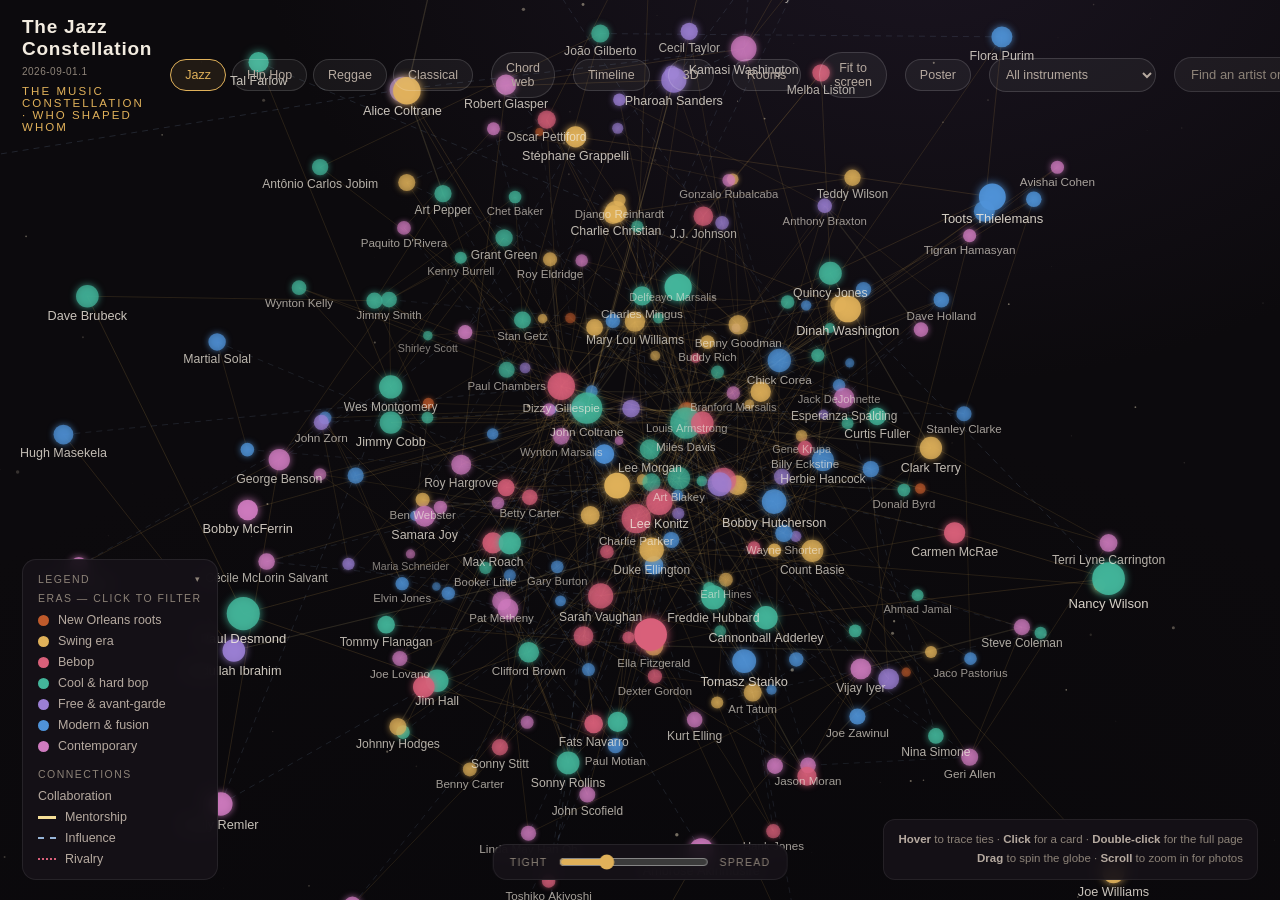
<file: index.html>
<!DOCTYPE html>
<html lang="en">
<head>
<meta charset="UTF-8" />
<meta name="viewport" content="width=device-width, initial-scale=1.0, maximum-scale=1.0, user-scalable=no" />
<title>The Music Constellation — an encyclopedia of who shaped whom</title>
<meta name="description" content="Interactive 3D maps of music history: jazz, hip hop, and reggae as constellations of the musicians who shaped one another — with live discographies, photos, and 30-second previews." />
<link rel="icon" href="data:image/svg+xml,%3Csvg xmlns='http://www.w3.org/2000/svg' viewBox='0 0 100 100'%3E%3Cpolygon points='50,5 61,38 96,38 68,59 78,93 50,72 22,93 32,59 4,38 39,38' fill='%23e0b15a'/%3E%3C/svg%3E" />
<link rel="stylesheet" href="css/style.css?v=2026-09-01.1" />
<!-- resolves three.js for the optional 3D view; nothing loads until 3D is entered -->
<script type="importmap">
{ "imports": {
  "three": "https://unpkg.com/three@0.160.0/build/three.module.js",
  "three/addons/": "https://unpkg.com/three@0.160.0/examples/jsm/"
} }
</script>
</head>
<body>
<div id="stage"><canvas id="c"></canvas></div>
<canvas id="holoc"></canvas><div id="holabels"></div>

<div class="topbar">
  <div class="brand">
    <h1 id="gname">The Music Constellation <span class="ver" id="ver"></span></h1>
    <div class="tag">The Music Constellation<span class="tagx"> &middot; who shaped whom</span></div>
  </div>
  <nav class="gtabs" id="gtabs" aria-label="Choose a genre"></nav>
  <button class="rr" id="chordBtn">Chord web</button>
  <button class="rr" id="tlBtn">Timeline</button>
  <button class="rr" id="holoBtn" title="A 3D view of the constellation">3D</button>
  <button class="rr" id="rrBtn">Rooms</button>
  <button class="rr" id="fitBtn">Fit to screen</button>
  <button class="rr" id="posterBtn" title="Download a high-resolution poster">Poster</button>
  <select class="instr" id="instr" aria-label="Filter the constellation"></select>
  <div class="search">
    <input id="q" type="text" placeholder="Find an artist or song…" autocomplete="off" />
    <div class="suggest" id="suggest"></div>
  </div>
</div>

<div class="legend" id="legend"></div>
<div class="hint"><b>Hover</b> to trace ties &middot; <b>Click</b> for a card &middot; <b>Double-click</b> for the full page<br><b>Drag</b> to spin the globe &middot; <b>Scroll</b> to zoom in for photos</div>
<div class="spread"><span>Tight</span><input id="spread" type="range" min="0.7" max="3.4" step="0.05" value="1.5" aria-label="Spread the network out" /><span>Spread</span></div>
<div id="clipnote" class="clipnote"><div class="cn-main"><canvas id="clipwave" class="clipwave" width="56" height="18" aria-hidden="true"></canvas><span id="clipnotetext"></span></div><div id="cliptrack" class="cliptrack"></div></div>

<aside class="panel" id="panel"><button class="close" id="close">&times;</button><div id="panelBody"></div></aside>
<div class="page" id="page"><div class="page-inner" id="pageInner"></div></div>

<noscript><p style="padding:40px;font-family:sans-serif">The Music Constellation needs JavaScript to draw its sky.</p></noscript>
<script>
/* ---------------------------------------------------------------------------
   WHITE-LABEL CONFIG. These defaults reproduce the public site exactly. A
   branded or institutional deployment overrides them — a museum, a label, a
   course — to set the name, palette, which datasets show, and kiosk mode.
   See docs/WHITE-LABEL.md. Leave as-is for the flagship public site.
   --------------------------------------------------------------------------- */
window.MC_CONFIG={
  brand:"The Music Constellation",  /* sub-title + browser-tab name           */
  tagline:"who shaped whom",        /* the line after the brand               */
  genres:null,                      /* null = all; or e.g. ["jazz"] for one   */
  showTabs:true,                    /* genre switcher (auto-hidden if 1 set)   */
  accent:null,                      /* optional hex to retint the gold accent  */
  attribution:null,                 /* optional credit, e.g. "An exhibit by …" */
  kiosk:false,                      /* fullscreen attract-loop (museum installs)*/
};
/* Demos & installs can override the config from the URL without a separate
   build, e.g. ?brand=Blue+Note&genres=jazz&tabs=0&accent=%231e63b0&kiosk=1 */
(function(s){if(!s)return;var p=new URLSearchParams(s),C=window.MC_CONFIG;
  if(p.has("brand"))C.brand=p.get("brand");
  if(p.has("tagline"))C.tagline=p.get("tagline");
  if(p.has("genres"))C.genres=p.get("genres").split(",").filter(Boolean);
  if(p.has("tabs"))C.showTabs=p.get("tabs")!=="0";
  if(p.has("accent"))C.accent=p.get("accent");
  if(p.has("attribution"))C.attribution=p.get("attribution");
  if(p.has("kiosk"))C.kiosk=p.get("kiosk")==="1";
})(location.search);
/* Single source of truth for the build. Bump this (and the css/style.css?v=
   above — the validator enforces they match) on any notable change, and every
   asset URL below changes with it, so a normal reload always fetches fresh —
   no hard-refresh needed, on any device. */
window.MC_BUILD="2026-09-01.1";

/* GENRE MANIFEST + LAZY LOADING. Loading every genre up front meant a visitor
   who only ever opened Jazz still downloaded all four datasets — classical
   alone is 290KB gzipped, most of the payload for content they may never see.
   So: the manifest gives the engine its tab list without any data, and only the
   genre being viewed is fetched. The rest arrive when their tab is first
   clicked. window.GENRE_DATA is created HERE so the engine can hold a live
   reference to it — each data file does `window.GENRE_DATA=window.GENRE_DATA||{}`,
   which preserves object identity, so later arrivals show up in the engine's
   existing reference. */
window.MC_GENRE_LIST=[
  {key:"jazz",      label:"Jazz",      src:"js/data/jazz.js"},
  {key:"hiphop",    label:"Hip Hop",   src:"js/data/hiphop.js"},
  {key:"reggae",    label:"Reggae",    src:"js/data/reggae.js"},
  {key:"classical", label:"Classical", src:"js/data/classical.js"},
];
window.GENRE_DATA=window.GENRE_DATA||{};
window.__mcLoading={};
window.MC_LOAD_GENRE=function(key){
  var e=null,i;
  for(i=0;i<window.MC_GENRE_LIST.length;i++) if(window.MC_GENRE_LIST[i].key===key) e=window.MC_GENRE_LIST[i];
  if(!e) return Promise.resolve(false);
  if(window.GENRE_DATA[key]) return Promise.resolve(true);
  if(window.__mcLoading[key]) return window.__mcLoading[key];
  window.__mcLoading[key]=new Promise(function(res){
    var s=document.createElement("script");
    s.src=e.src+"?v="+window.MC_BUILD; s.async=false;
    s.onload=function(){res(!!window.GENRE_DATA[key]);};
    s.onerror=function(){res(false);};
    document.head.appendChild(s);
  });
  return window.__mcLoading[key];
};
/* which genre to show first — hash, then last-used, then the first in the
   manifest (or MC_CONFIG.genres for a white-label build). Only this one is
   loaded before the engine starts. */
(function(){
  var keys=window.MC_GENRE_LIST.map(function(g){return g.key;});
  var order=(window.MC_CONFIG.genres&&window.MC_CONFIG.genres.length)?window.MC_CONFIG.genres:keys;
  order=order.filter(function(k){return keys.indexOf(k)>=0;});
  var m=location.hash.match(/^#\/?([a-z]+)/), first=m&&order.indexOf(m[1])>=0?m[1]:null;
  if(!first){ try{var l=localStorage.getItem("tmc_last"); if(l&&order.indexOf(l)>=0)first=l;}catch(e){} }
  if(!first) first=order[0]||"jazz";
  var files=["js/collab.js","js/data/"+first+".js","js/holo.js","js/engine.js"];
  files.forEach(function(src){
    var s=document.createElement("script");s.src=src+"?v="+window.MC_BUILD;s.async=false;document.head.appendChild(s);
  });
})();
</script>
</body>
</html>
</file>
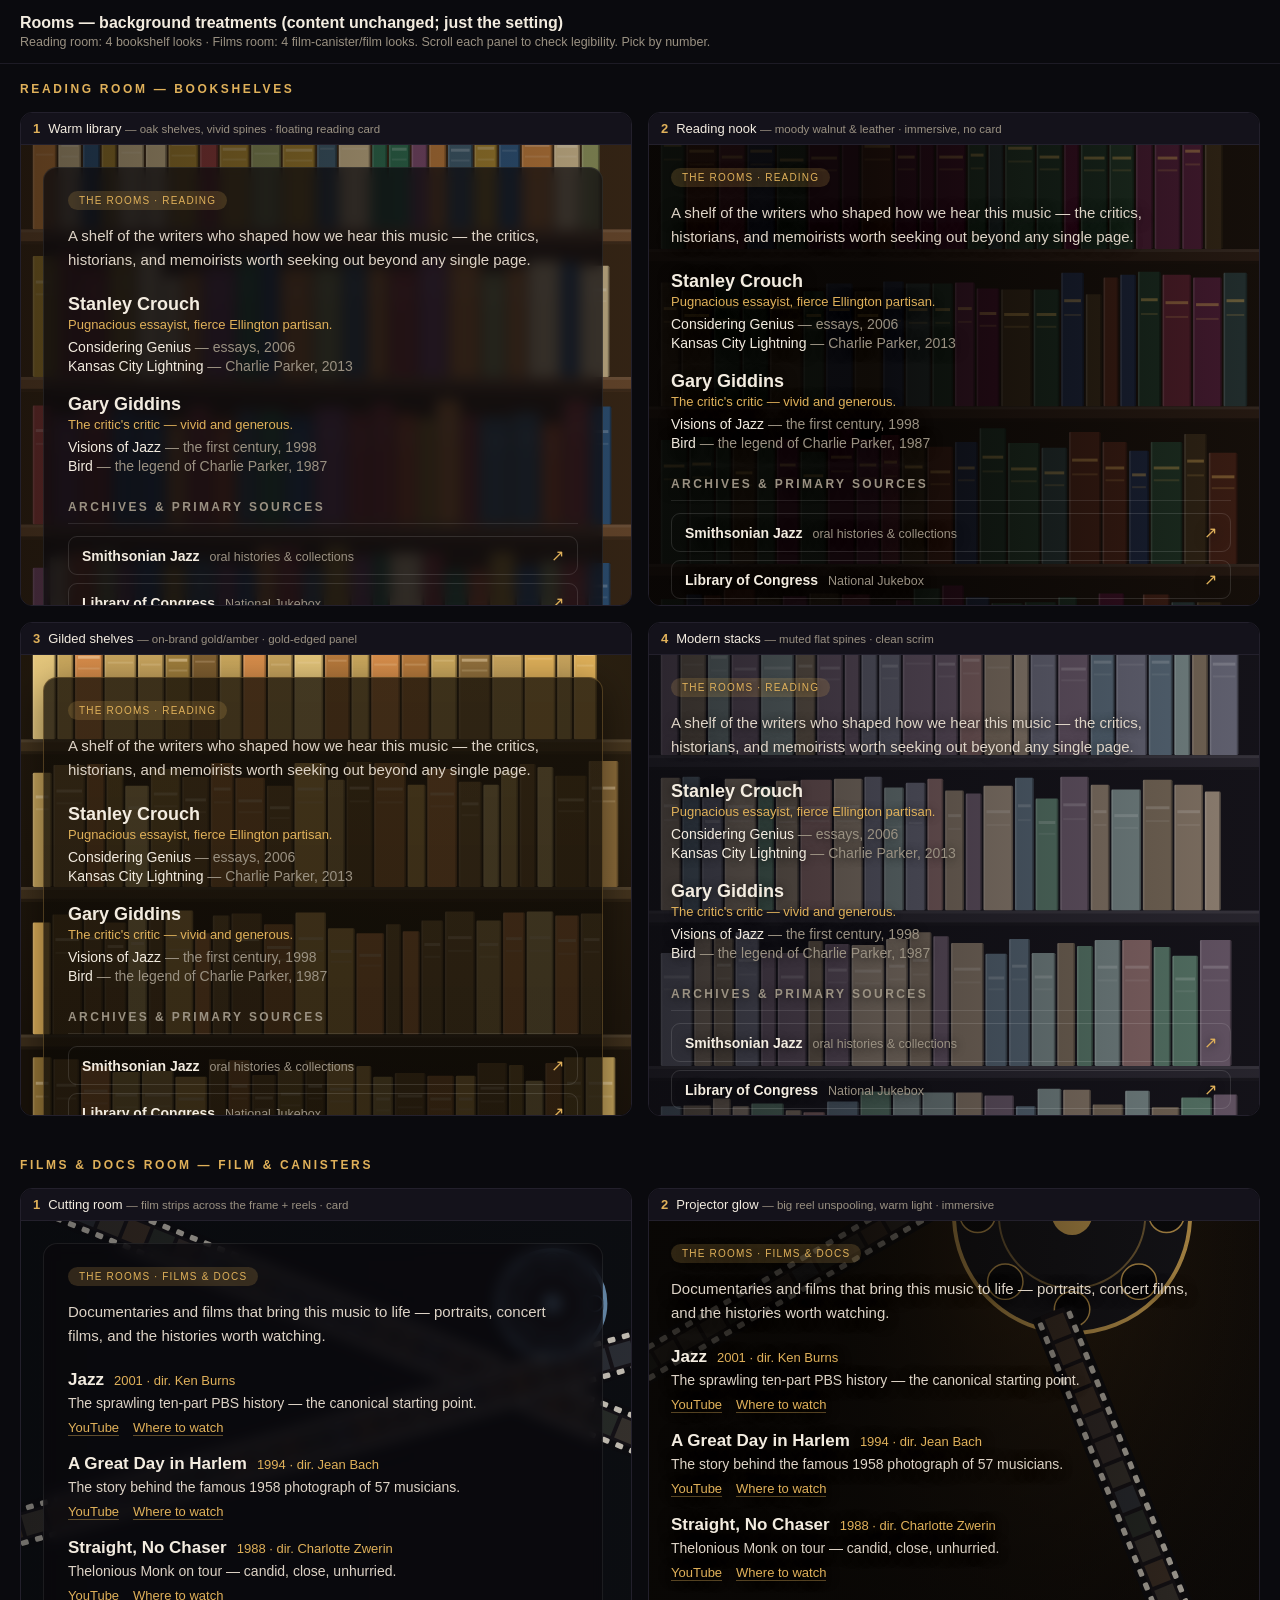
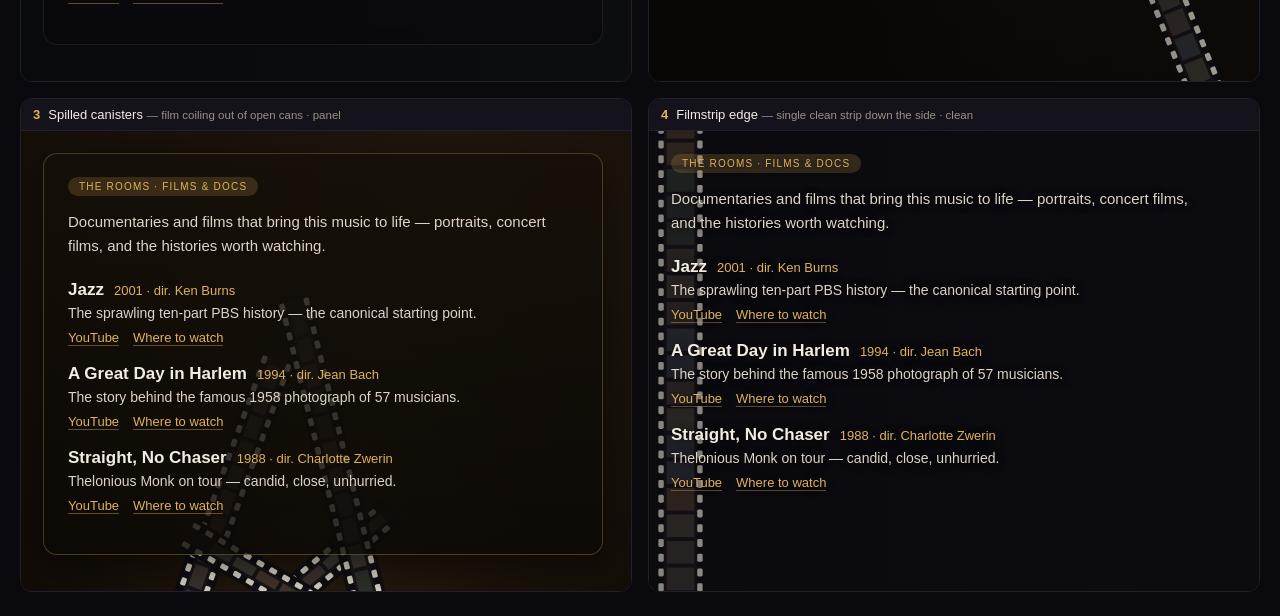
<file: lab/rooms-backgrounds.html>
<!DOCTYPE html>
<html lang="en">
<head>
<meta charset="UTF-8" />
<meta name="viewport" content="width=device-width, initial-scale=1.0" />
<title>Rooms — background treatments</title>
<style>
  :root{ color-scheme:dark; --gold:#e0b15a; --ink:#f3ece0; --soft:#ddd3c6; --muted:#9a9182; }
  *{box-sizing:border-box}
  html,body{margin:0;background:#0a0a0e;color:var(--ink);font-family:"Helvetica Neue",Arial,sans-serif}
  header{padding:14px 20px;border-bottom:1px solid #1d1b25}
  header h1{margin:0 0 3px;font-size:16px;font-weight:600}
  header p{margin:0;font-size:12.5px;color:var(--muted)}
  .sec{padding:18px 20px 4px}
  .sec h2{font-size:12px;letter-spacing:.22em;text-transform:uppercase;color:var(--gold);margin:0 0 12px}
  .grid{display:grid;grid-template-columns:1fr 1fr;gap:16px;padding:0 20px 24px}
  .panel{border:1px solid #23202c;border-radius:12px;overflow:hidden;background:#000}
  .cap{padding:8px 12px;font-size:13px;background:#14121b;border-bottom:1px solid #23202c}
  .cap b{color:var(--gold);margin-right:8px}
  .cap .d{color:var(--muted);font-size:11.5px}
  .room{position:relative;height:460px;overflow:hidden}
  .room .bg{position:absolute;inset:0}
  .room .bg svg{width:100%;height:100%;display:block}
  .room .scrim{position:absolute;inset:0;pointer-events:none}
  .room .scroll{position:absolute;inset:0;overflow-y:auto;padding:22px}
  /* content (mirrors the real rooms) */
  .content{max-width:560px}
  .pill{display:inline-block;font-size:10px;letter-spacing:.12em;text-transform:uppercase;padding:4px 11px;border-radius:999px;background:rgba(224,177,90,.18);color:var(--gold);margin-bottom:14px}
  .lead{font-size:15px;line-height:1.6;color:var(--soft);margin:0 0 22px;max-width:520px}
  .critic{margin-bottom:20px}
  .critic h4{font-size:18px;font-weight:600;color:var(--ink);margin:0 0 2px}
  .cnote{font-size:13px;color:var(--gold);margin-bottom:7px}
  .brow{font-size:14px;margin-bottom:3px}
  .btitle{color:var(--ink)} .bmeta{color:var(--muted)}
  h3.sub{font-size:12px;letter-spacing:.2em;text-transform:uppercase;color:var(--muted);margin:26px 0 12px;border-bottom:1px solid rgba(255,255,255,.10);padding-bottom:9px}
  .reslist{display:flex;flex-direction:column;gap:8px}
  .reslink{display:flex;align-items:baseline;gap:10px;padding:9px 13px;border:1px solid rgba(255,255,255,.12);border-radius:9px;text-decoration:none}
  .reslink .rt{color:var(--ink);font-size:14px;font-weight:600}.reslink .rn{color:var(--muted);font-size:12.5px;flex:1}.reslink .ra{color:var(--gold)}
  .film{margin-bottom:18px}
  .frow{display:flex;align-items:baseline;gap:10px;flex-wrap:wrap}
  .ftitle{font-size:17px;font-weight:600;color:var(--ink)} .fmeta{font-size:13px;color:var(--gold)}
  .fnote{font-size:14px;color:var(--soft);line-height:1.5;margin:3px 0 6px}
  .flinks{display:flex;gap:14px}.flinks a{color:var(--gold);font-size:13px;text-decoration:none;border-bottom:1px solid rgba(224,177,90,.4)}
  /* content treatments */
  .t-card .content{background:rgba(10,9,13,.72);backdrop-filter:blur(7px);border:1px solid rgba(255,255,255,.08);border-radius:14px;padding:22px 24px}
  .t-panel .content{background:linear-gradient(180deg,rgba(20,15,8,.78),rgba(12,9,5,.82));border:1px solid rgba(224,177,90,.28);border-radius:14px;padding:22px 24px;box-shadow:0 10px 40px rgba(0,0,0,.5)}
  .t-immersive .content *{text-shadow:0 2px 14px rgba(0,0,0,.9)}
  .t-clean .content *{text-shadow:0 1px 8px rgba(0,0,0,.7)}
</style>
</head>
<body>
<header>
  <h1>Rooms — background treatments (content unchanged; just the setting)</h1>
  <p>Reading room: 4 bookshelf looks · Films room: 4 film-canister/film looks. Scroll each panel to check legibility. Pick by number.</p>
</header>

<div class="sec"><h2>Reading room — bookshelves</h2></div>
<div class="grid" id="readGrid"></div>

<div class="sec"><h2>Films &amp; docs room — film &amp; canisters</h2></div>
<div class="grid" id="filmGrid"></div>

<script>
const rnd=(a,b)=>a+Math.random()*(b-a);
const pick=a=>a[Math.floor(Math.random()*a.length)];

/* ---------------- BOOKSHELF GENERATOR ---------------- */
function bookshelf(opt){
  const W=620,H=900,g=opt.gap, s=[`<svg viewBox="0 0 ${W} ${H}" preserveAspectRatio="xMidYMid slice" xmlns="http://www.w3.org/2000/svg">`];
  s.push(`<rect width="${W}" height="${H}" fill="${opt.back}"/>`);
  for(let y=24;y<H;y+=g){
    const bookH0=g-22; let x=12;
    while(x<W-12){
      const w=Math.floor(rnd(15,34)); if(x+w>W-12)break;
      const bh=bookH0-Math.floor(rnd(0,26)); const col=pick(opt.spines); const by=y+(bookH0-bh);
      s.push(`<rect x="${x}" y="${by}" width="${w}" height="${bh}" rx="1.5" fill="${col}"/>`);
      s.push(`<rect x="${x}" y="${by}" width="1.6" height="${bh}" fill="rgba(255,255,255,.14)"/>`);
      s.push(`<rect x="${x+w-1.6}" y="${by}" width="1.6" height="${bh}" fill="rgba(0,0,0,.30)"/>`);
      if(w>18){ s.push(`<rect x="${x+3}" y="${(by+bh*0.2).toFixed(0)}" width="${w-6}" height="3" fill="${opt.title}"/>`);
        s.push(`<rect x="${x+3}" y="${(by+bh*0.31).toFixed(0)}" width="${w-6}" height="2" fill="${opt.title2}"/>`); }
      x+=w+2;
    }
    const py=y+bookH0;
    s.push(`<rect x="0" y="${py}" width="${W}" height="15" fill="${opt.plank}"/>`);
    s.push(`<rect x="0" y="${py}" width="${W}" height="3" fill="rgba(255,255,255,.07)"/>`);
    s.push(`<rect x="0" y="${py+12}" width="${W}" height="3" fill="rgba(0,0,0,.4)"/>`);
  }
  s.push(`</svg>`); return s.join("");
}
const SHELVES={
  warm:{back:'#3a2817',plank:'#6b4a2e',title:'rgba(255,255,255,.22)',title2:'rgba(255,255,255,.10)',gap:150,
    spines:['#8c3b3b','#9c7b2e','#2f6b4f','#2e5277','#b5763a','#7a4a6b','#c9b48a','#8a8f5a','#a8512e','#3f5a6b']},
  moody:{back:'#1a120c',plank:'#2e1f16',title:'rgba(224,177,90,.5)',title2:'rgba(224,177,90,.22)',gap:160,
    spines:['#5a2230','#233a2a','#1f2a44','#4a2418','#3a2c1a','#52203a','#2a3a3a','#43122a','#1e3326']},
  gilded:{back:'#19120a',plank:'#3a2c1a',title:'rgba(255,236,200,.45)',title2:'rgba(255,236,200,.2)',gap:150,
    spines:['#e0b15a','#d98c4a','#8a6a3a','#c7a45e','#b5763a','#7a5a2e','#caa85e','#9c7b3a','#6b4f24','#e6c87e']},
  modern:{back:'#15131a',plank:'#2a2730',title:'rgba(255,255,255,.18)',title2:'rgba(255,255,255,.08)',gap:158,
    spines:['#5a6b7a','#7a6b5a','#6b5a6b','#5a7a6b','#8a7a6a','#6a6a7a','#9a8a7a','#7a8a8a','#8a6a6a']},
};

/* ---------------- FILM GENERATORS ---------------- */
const frameCol=()=>pick(['#3a3530','#2e3138','#403228','#2a2e2a','#38302e']);
function strip(x,y,len,ang,thick){
  thick=thick||44; const o=[`<g transform="translate(${x},${y}) rotate(${ang})">`];
  o.push(`<rect x="0" y="0" width="${len}" height="${thick}" rx="2" fill="#0c0c10"/>`);
  o.push(`<rect x="0" y="9" width="${len}" height="${thick-18}" fill="#161318"/>`);
  for(let hx=6;hx<len-8;hx+=15){ o.push(`<rect x="${hx}" y="3.5" width="8" height="5.5" rx="1.5" fill="#d8d2c6"/>`);
    o.push(`<rect x="${hx}" y="${thick-9}" width="8" height="5.5" rx="1.5" fill="#d8d2c6"/>`); }
  for(let fx=5;fx<len-26;fx+=27){ o.push(`<rect x="${fx}" y="12" width="23" height="${thick-24}" fill="${frameCol()}"/>`); }
  o.push(`</g>`); return o.join("");
}
function reel(cx,cy,r,tint){
  const o=[`<circle cx="${cx}" cy="${cy}" r="${r}" fill="#16161c"/>`,
    `<circle cx="${cx}" cy="${cy}" r="${r}" fill="none" stroke="${tint}" stroke-width="4"/>`,
    `<circle cx="${cx}" cy="${cy}" r="${(r*0.62).toFixed(1)}" fill="none" stroke="${tint}" stroke-width="2" opacity=".55"/>`];
  for(let a=0;a<360;a+=45){const rad=a*Math.PI/180,hx=cx+Math.cos(rad)*r*0.8,hy=cy+Math.sin(rad)*r*0.8;
    o.push(`<circle cx="${hx.toFixed(1)}" cy="${hy.toFixed(1)}" r="${(r*0.15).toFixed(1)}" fill="#0a0a0d" stroke="${tint}" stroke-width="1.5"/>`);}
  o.push(`<circle cx="${cx}" cy="${cy}" r="${(r*0.17).toFixed(1)}" fill="${tint}"/>`); return o.join("");
}
function canister(cx,cy,r,tint){
  return `<circle cx="${cx}" cy="${cy}" r="${r}" fill="#23252b"/><circle cx="${cx}" cy="${cy}" r="${r}" fill="none" stroke="${tint}" stroke-width="3.5"/>`+
    `<circle cx="${cx}" cy="${cy}" r="${(r*0.84).toFixed(1)}" fill="none" stroke="rgba(255,255,255,.08)" stroke-width="2"/>`+
    `<circle cx="${cx}" cy="${cy}" r="${(r*0.2).toFixed(1)}" fill="${tint}" opacity=".5"/>`;
}
function filmBg(variant){
  const W=620,H=900,o=[`<svg viewBox="0 0 ${W} ${H}" preserveAspectRatio="xMidYMid slice" xmlns="http://www.w3.org/2000/svg">`];
  if(variant==='cutting'){
    o.push(`<rect width="${W}" height="${H}" fill="#0c0e12"/>`);
    o.push(strip(-40,140,820,22,46)); o.push(strip(-60,520,840,-16,46)); o.push(strip(120,740,700,34,40));
    o.push(reel(90,90,70,'#6f95b8')); o.push(reel(540,300,54,'#6f95b8'));
  } else if(variant==='projector'){
    o.push(`<rect width="${W}" height="${H}" fill="#0d0a08"/>`);
    o.push(`<radialGradient id="pg" cx="62%" cy="26%" r="60%"><stop offset="0" stop-color="#5a3c18" stop-opacity=".55"/><stop offset="1" stop-color="#0d0a08" stop-opacity="0"/></radialGradient>`);
    o.push(`<rect width="${W}" height="${H}" fill="url(#pg)"/>`);
    o.push(reel(430,210,120,'#e0b15a'));
    o.push(strip(430,300,520,68,44)); o.push(strip(300,210,360,150,40));
  } else if(variant==='spill'){
    o.push(`<rect width="${W}" height="${H}" fill="#100b07"/>`);
    o.push(`<radialGradient id="sg" cx="50%" cy="92%" r="70%"><stop offset="0" stop-color="#4a3214" stop-opacity=".5"/><stop offset="1" stop-color="#100b07" stop-opacity="0"/></radialGradient>`);
    o.push(`<rect width="${W}" height="${H}" fill="url(#sg)"/>`);
    // film coiling up out of cans
    o.push(strip(120,780,360,-70,38)); o.push(strip(150,770,280,-40,34)); o.push(strip(360,800,420,-104,38)); o.push(strip(420,790,300,-150,34));
    o.push(canister(150,820,72,'#d98c4a')); o.push(canister(420,840,66,'#c79a52')); o.push(canister(540,800,40,'#b5763a'));
  } else { /* minimal filmstrip edge */
    o.push(`<rect width="${W}" height="${H}" fill="#0c0c10"/>`);
    o.push(strip(58,-20,960,90,52)); // vertical strip down left
    o.push(reel(80,820,52,'#7a756c'));
  }
  o.push(`</svg>`); return o.join("");
}

/* ---------------- SAMPLE CONTENT ---------------- */
const READ=`<span class="pill">The rooms · Reading</span>
<p class="lead">A shelf of the writers who shaped how we hear this music — the critics, historians, and memoirists worth seeking out beyond any single page.</p>
<div class="critic"><h4>Stanley Crouch</h4><div class="cnote">Pugnacious essayist, fierce Ellington partisan.</div>
  <div class="brow"><span class="btitle">Considering Genius</span> <span class="bmeta">— essays, 2006</span></div>
  <div class="brow"><span class="btitle">Kansas City Lightning</span> <span class="bmeta">— Charlie Parker, 2013</span></div></div>
<div class="critic"><h4>Gary Giddins</h4><div class="cnote">The critic's critic — vivid and generous.</div>
  <div class="brow"><span class="btitle">Visions of Jazz</span> <span class="bmeta">— the first century, 1998</span></div>
  <div class="brow"><span class="btitle">Bird</span> <span class="bmeta">— the legend of Charlie Parker, 1987</span></div></div>
<h3 class="sub">Archives &amp; primary sources</h3>
<div class="reslist"><a class="reslink"><span class="rt">Smithsonian Jazz</span><span class="rn">oral histories &amp; collections</span><span class="ra">&#8599;</span></a>
<a class="reslink"><span class="rt">Library of Congress</span><span class="rn">National Jukebox</span><span class="ra">&#8599;</span></a></div>`;
const FILM=`<span class="pill">The rooms · Films &amp; docs</span>
<p class="lead">Documentaries and films that bring this music to life — portraits, concert films, and the histories worth watching.</p>
<div class="film"><div class="frow"><span class="ftitle">Jazz</span><span class="fmeta">2001 · dir. Ken Burns</span></div><div class="fnote">The sprawling ten-part PBS history — the canonical starting point.</div><div class="flinks"><a>YouTube</a><a>Where to watch</a></div></div>
<div class="film"><div class="frow"><span class="ftitle">A Great Day in Harlem</span><span class="fmeta">1994 · dir. Jean Bach</span></div><div class="fnote">The story behind the famous 1958 photograph of 57 musicians.</div><div class="flinks"><a>YouTube</a><a>Where to watch</a></div></div>
<div class="film"><div class="frow"><span class="ftitle">Straight, No Chaser</span><span class="fmeta">1988 · dir. Charlotte Zwerin</span></div><div class="fnote">Thelonious Monk on tour — candid, close, unhurried.</div><div class="flinks"><a>YouTube</a><a>Where to watch</a></div></div>`;

/* scrims per version (improve legibility) */
const READING=[
  {n:'Warm library',d:'oak shelves, vivid spines · floating reading card',t:'t-card',svg:()=>bookshelf(SHELVES.warm),scrim:'linear-gradient(90deg,rgba(8,6,4,.55),rgba(8,6,4,.15))'},
  {n:'Reading nook',d:'moody walnut & leather · immersive, no card',t:'t-immersive',svg:()=>bookshelf(SHELVES.moody),scrim:'linear-gradient(90deg,rgba(6,4,3,.82) 36%,rgba(6,4,3,.25))'},
  {n:'Gilded shelves',d:'on-brand gold/amber · gold-edged panel',t:'t-panel',svg:()=>bookshelf(SHELVES.gilded),scrim:'radial-gradient(700px 500px at 75% 0,rgba(224,177,90,.10),transparent)'},
  {n:'Modern stacks',d:'muted flat spines · clean scrim',t:'t-clean',svg:()=>bookshelf(SHELVES.modern),scrim:'linear-gradient(90deg,rgba(10,10,14,.66),rgba(10,10,14,.1))'},
];
const FILMS=[
  {n:'Cutting room',d:'film strips across the frame + reels · card',t:'t-card',svg:()=>filmBg('cutting'),scrim:'linear-gradient(90deg,rgba(6,7,10,.5),rgba(6,7,10,.12))'},
  {n:'Projector glow',d:'big reel unspooling, warm light · immersive',t:'t-immersive',svg:()=>filmBg('projector'),scrim:'linear-gradient(90deg,rgba(8,6,4,.8) 34%,rgba(8,6,4,.2))'},
  {n:'Spilled canisters',d:'film coiling out of open cans · panel',t:'t-panel',svg:()=>filmBg('spill'),scrim:'radial-gradient(600px 500px at 70% 10%,rgba(224,177,90,.08),transparent)'},
  {n:'Filmstrip edge',d:'single clean strip down the side · clean',t:'t-clean',svg:()=>filmBg('minimal'),scrim:'linear-gradient(90deg,rgba(10,10,14,.4),transparent)'},
];

function build(grid, list, content, idx0){
  list.forEach((v,i)=>{
    const p=document.createElement('div'); p.className='panel';
    p.innerHTML=`<div class="cap"><b>${idx0+i+1}</b>${v.n} <span class="d">— ${v.d}</span></div>
      <div class="room ${v.t}"><div class="bg">${v.svg()}</div><div class="scrim" style="background:${v.scrim}"></div>
      <div class="scroll"><div class="content">${content}</div></div></div>`;
    grid.appendChild(p);
  });
}
build(document.getElementById('readGrid'), READING, READ, 0);
build(document.getElementById('filmGrid'), FILMS, FILM, 0);
</script>
</body>
</html>
</file>
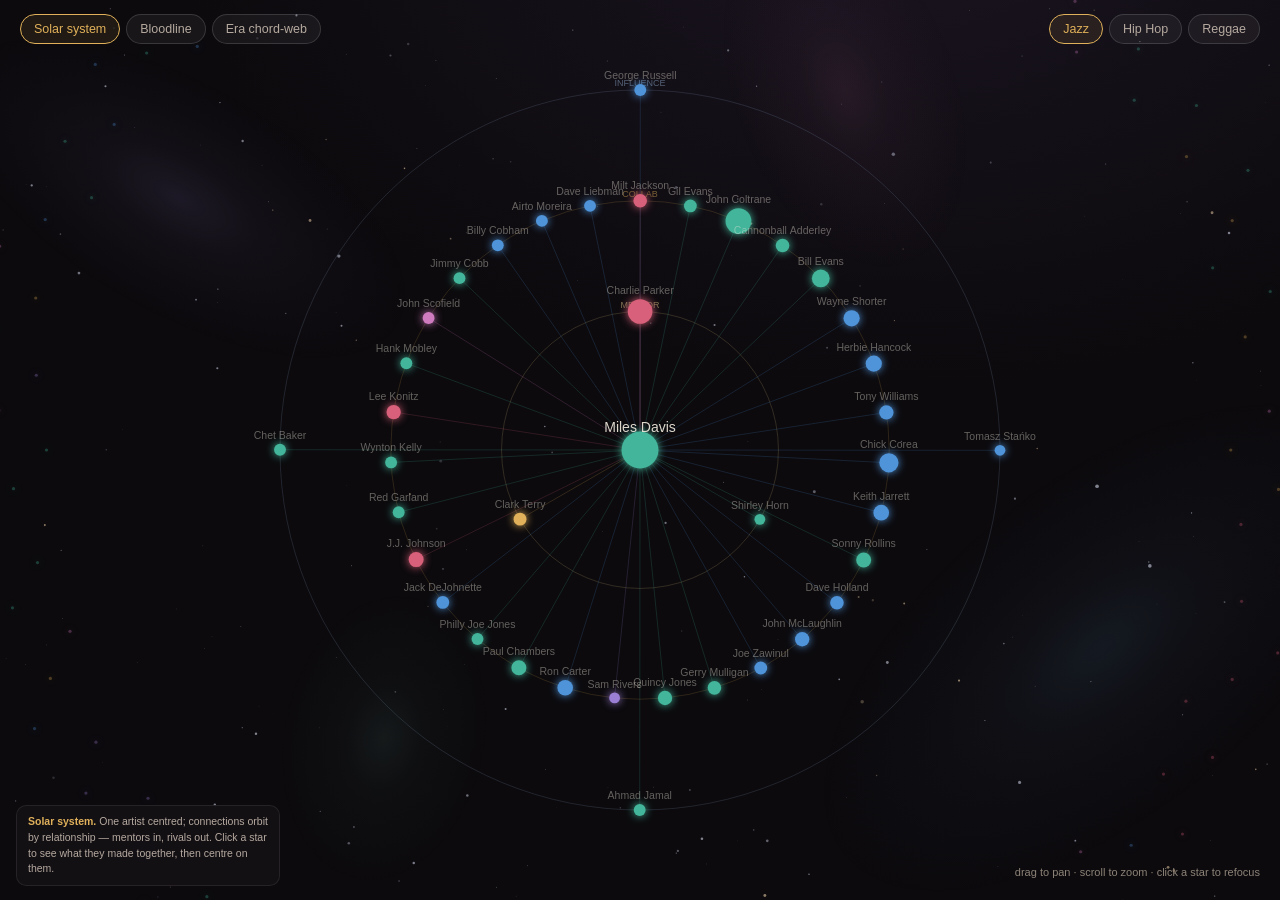
<file: prototypes/views.html>
<!DOCTYPE html>
<html lang="en">
<head>
<meta charset="UTF-8" />
<meta name="viewport" content="width=device-width, initial-scale=1.0" />
<title>Constellation views — prototype playground</title>
<style>
  :root{--bg:#0c0a0d;--glow:#1a1420;--ink:#f3ece0;--soft:#b6aaa0;--muted:#8d8378;--gold:#e0b15a}
  *{box-sizing:border-box;margin:0;padding:0}
  html,body{height:100%}
  body{background:radial-gradient(1200px 800px at 70% -10%,var(--glow) 0%,var(--bg) 60%);color:var(--ink);font-family:"Helvetica Neue",Arial,sans-serif;overflow:hidden}
  canvas{display:block;position:fixed;inset:0}
  .bar{position:fixed;top:0;left:0;right:0;z-index:5;display:flex;gap:18px;align-items:center;padding:14px 20px;pointer-events:none;flex-wrap:wrap}
  .grp{display:flex;gap:6px;pointer-events:auto}
  .lbl{font-size:10.5px;letter-spacing:.16em;text-transform:uppercase;color:var(--muted);align-self:center;margin-right:2px}
  button{background:rgba(255,255,255,.05);border:1px solid rgba(255,255,255,.14);color:var(--soft);font-size:12.5px;padding:7px 13px;border-radius:999px;cursor:pointer;transition:.2s;white-space:nowrap}
  button:hover{border-color:var(--gold);color:var(--ink)}
  button.on{border-color:var(--gold);color:var(--gold);background:rgba(224,177,90,.1)}
  .desc{position:fixed;left:16px;bottom:14px;z-index:5;max-width:264px;font-size:10.5px;line-height:1.5;color:var(--soft);background:rgba(22,18,24,.78);border:1px solid rgba(255,255,255,.08);border-radius:10px;padding:8px 11px;backdrop-filter:blur(8px)}
  .desc b{color:var(--gold)}
  .hint{position:fixed;right:20px;bottom:18px;z-index:5;font-size:11px;color:var(--muted);text-align:right;line-height:1.7}
  .tip{position:fixed;z-index:6;background:rgba(22,18,24,.94);border:1px solid rgba(224,177,90,.4);color:var(--ink);font-size:12px;padding:5px 10px;border-radius:8px;pointer-events:none;opacity:0;transition:opacity .15s;white-space:nowrap}
  .cpanel{position:fixed;top:64px;right:20px;z-index:7;width:300px;max-height:70vh;overflow-y:auto;display:none;background:rgba(22,18,24,.95);border:1px solid rgba(255,255,255,.12);border-radius:12px;padding:14px 16px;backdrop-filter:blur(8px);box-shadow:0 18px 50px rgba(0,0,0,.5)}
  .cphead{font-size:13px;color:var(--ink);margin-bottom:10px;line-height:1.4;padding-right:16px}
  .cphead b{color:var(--gold);font-weight:600}
  .cprel{display:flex;flex-wrap:wrap;gap:6px;margin-bottom:10px}
  .cprelpill{font-size:10.5px;letter-spacing:.06em;text-transform:uppercase;color:var(--gold);background:rgba(224,177,90,.13);border:1px solid rgba(224,177,90,.3);border-radius:999px;padding:3px 10px}
  .cprelsent{font-size:12px;color:var(--ink);background:rgba(255,255,255,.05);border-radius:8px;padding:4px 10px;line-height:1.4}
  .cpsec{font-size:9.5px;letter-spacing:.14em;text-transform:uppercase;color:var(--muted);margin:4px 0 7px}
  .cpsearch{font-size:11px;color:var(--muted);margin-top:10px;padding-top:9px;border-top:1px solid rgba(255,255,255,.08);line-height:1.7}
  .cpsearch a{color:var(--soft);text-decoration:none;border-bottom:1px solid rgba(224,177,90,.4)}
  .cpsearch a:hover{color:var(--gold)}
  .cpx{position:absolute;top:10px;right:12px;cursor:pointer;color:var(--muted);font-size:18px;line-height:1}
  .cpx:hover{color:var(--ink)}
  .cprow{display:flex;gap:10px;font-size:12.5px;padding:5px 0;color:var(--soft);align-items:baseline}
  .cpmain{display:flex;flex-direction:column;gap:4px;min-width:0}
  .cptitle{line-height:1.35}
  .cpsvc{display:flex;gap:5px;flex-wrap:wrap}
  .cpsvc a{font-size:10.5px;color:var(--muted);border:1px solid rgba(255,255,255,.14);border-radius:5px;padding:1px 7px;text-decoration:none}
  .cpsvc a:hover{color:var(--gold);border-color:var(--gold)}
  .cpy{color:var(--gold);font-family:"SF Mono",ui-monospace,Menlo,monospace;font-size:11px;min-width:36px;flex:none}
  .cpnote{font-size:11.5px;color:var(--muted);padding:4px 0}
  .cpcenter{margin-top:10px;width:100%;text-align:center}
</style>
</head>
<body>
<canvas id="c"></canvas>
<div class="bar">
  <div class="grp" id="views"></div>
  <div class="grp" id="genres" style="margin-left:auto"></div>
</div>
<div class="desc" id="desc"></div>
<div class="hint">drag to pan &middot; scroll to zoom &middot; click a star to refocus</div>
<div class="tip" id="tip"></div>
<div class="cpanel" id="cpanel"></div>

<script src="../js/collab.js?v=2026-06-14.5"></script>
<script src="../js/data/jazz.js?v=2026-06-14.5"></script>
<script src="../js/data/hiphop.js?v=2026-06-14.5"></script>
<script src="../js/data/reggae.js?v=2026-06-14.5"></script>
<script>
const GEN=window.GENRE_DATA;
const canvas=document.getElementById("c"),ctx=canvas.getContext("2d");
let W,H,DPR;
function resize(){DPR=devicePixelRatio||1;W=innerWidth;H=innerHeight;canvas.width=W*DPR;canvas.height=H*DPR;canvas.style.width=W+"px";canvas.style.height=H+"px";ctx.setTransform(DPR,0,0,DPR,0,0);}
addEventListener("resize",resize);resize();

const VIEWS=[["solar","Solar system"],["bloodline","Bloodline"],["chord","Era chord-web"]];
const DESCS={
  constellations:"<b>Named constellations.</b> The tight circles in the data, auto-detected and drawn as star-figures. Hover for members.",
  bloodline:"<b>Bloodline.</b> Influence flowing generation by generation from a founder. Click any star to re-root the tree on them.",
  solar:"<b>Solar system.</b> One artist centred; connections orbit by relationship — mentors in, rivals out. Click a star to see what they made together, then centre on them.",
  chord:"<b>Era chord-web.</b> Everyone on a ring by era; ties arc to a living sun. Hover a star to light its connections, each named and tagged by the kind of tie. Click to pin, then click a connection for the records.",
};
let genreKey="jazz",view="solar";
let G,nodes,edges,eras,eraKeys,byId,adj,deg;

function kindOf(r){if(r==="mentored")return"mentor";if(/influenc/.test(r))return"influence";if(r==="rivals"||r==="beef")return"rivalry";return"collab";}
/* the nature of a connection, in words — so every line means something even with no co-credits */
const REL_DIR={mentored:["mentored","was mentored by"],influenced:["influenced","was influenced by"],"influenced by":["was influenced by","influenced"],"arranged for":["arranged for","used as arranger"],produced:["produced","was produced by"],engineered:["engineered","was engineered by"],member:["plays in","includes"],founded:["founded","was founded by"],signed:["signed","is signed to"],dj:["was DJ for","was backed by"]};
/* short tie label from the focus artist's view, + its line-colour kind */
function relInfo(focusId,otherId){
  const sym=new Set(G.sym||[]);
  const es=edges.filter(e=>(e.a===focusId&&e.b===otherId)||(e.a===otherId&&e.b===focusId));
  if(!es.length)return null;
  const e=es[0],kind=kindOf(e.rel);
  if(sym.has(e.rel))return{word:e.rel,kind};
  const m=REL_DIR[e.rel];
  return{word:m?(e.a===focusId?m[0]:m[1]):e.rel,kind};
}
function relationPhrase(aId,bId){
  const a=byId[aId],b=byId[bId],sym=new Set(G.sym||[]);
  return edges.filter(e=>(e.a===aId&&e.b===bId)||(e.a===bId&&e.b===aId)).map(e=>{
    if(sym.has(e.rel))return{sym:true,text:e.rel};
    const m=REL_DIR[e.rel];if(m)return{sym:false,text:a.name+" "+(e.a===aId?m[0]:m[1])+" "+b.name};
    return{sym:true,text:e.rel};
  });
}
const KCOL={mentor:"245,222,150",influence:"150,180,215",rivalry:"217,96,122",collab:"224,177,90"};
const STRONG=new Set(["member","co-founded","founded","crew","group","duo","bandmate","recorded with","played with","collaborated","frequent collaborators","produced","peer","backed by","dj"]);
function hexA(hex,a){const v=parseInt(hex.slice(1),16);return`rgba(${v>>16&255},${v>>8&255},${v&255},${a})`;}

function loadGenre(k){
  genreKey=k;G=GEN[k];nodes=G.nodes;edges=G.edges;eras=G.eras;eraKeys=Object.keys(eras);
  byId={};nodes.forEach(n=>byId[n.id]=n);
  adj={};deg={};nodes.forEach(n=>{adj[n.id]=[];deg[n.id]=0;});
  edges.forEach(e=>{if(byId[e.a]&&byId[e.b]){adj[e.a].push(e.b);adj[e.b].push(e.a);deg[e.a]++;deg[e.b]++;}});
  layout();fit();
}

/* ----- camera: direct manipulation is immediate, programmatic moves ease ----- */
let cam={x:0,y:0,s:1},tcam={x:0,y:0,s:1},easing=true;
const SX=wx=>W/2+(wx-cam.x)*cam.s, SY=wy=>H/2+(wy-cam.y)*cam.s;
function fitTo(pts,pad){
  if(!pts.length)return;
  let x0=1e9,y0=1e9,x1=-1e9,y1=-1e9;
  pts.forEach(p=>{if(p.stray)return;x0=Math.min(x0,p.x);y0=Math.min(y0,p.y);x1=Math.max(x1,p.x);y1=Math.max(y1,p.y);});
  const w=Math.max(1,x1-x0),h=Math.max(1,y1-y0);
  tcam.s=Math.min((W-(pad||140))/w,(H-(pad||180))/h,2);
  tcam.x=(x0+x1)/2;tcam.y=(y0+y1)/2;easing=true;
}
function fit(){const pts=Object.values(pos).filter(p=>!p.halo);fitTo(pts);}

/* ===== layouts produce world positions in `pos` {id:{x,y}} ===== */
let pos={},clusters=[],bloodRoot=null,bloodLayers=[],solarFocus=null,solarRings=[],chordFocus=null;

function layout(){
  pos={};
  if(view==="constellations")layoutConstellations();
  else if(view==="bloodline")layoutBloodline(bloodRootDefault());
  else if(view==="solar")layoutSolar(solarFocusDefault());
  else if(view==="chord")layoutChord();
}

/* --- 1. communities via label propagation on strong-tie graph --- */
function detectCommunities(){
  const sadj={};nodes.forEach(n=>sadj[n.id]=[]);
  edges.forEach(e=>{if(byId[e.a]&&byId[e.b]&&STRONG.has(e.rel)){sadj[e.a].push(e.b);sadj[e.b].push(e.a);}});
  const lab={};nodes.forEach((n,i)=>lab[n.id]=n.id);
  let seed=12345;const rnd=()=>(seed=(seed*1103515245+12345)&0x7fffffff)/0x7fffffff;
  for(let it=0;it<15;it++){
    const order=nodes.map(n=>n.id).sort(()=>rnd()-0.5);let ch=false;
    order.forEach(id=>{
      const c={};sadj[id].forEach(nb=>c[lab[nb]]=(c[lab[nb]]||0)+1);
      let best=lab[id],bc=0;for(const k in c){if(c[k]>bc){bc=c[k];best=k;}}
      if(best!==lab[id]){lab[id]=best;ch=true;}
    });
    if(!ch)break;
  }
  const m={};nodes.forEach(n=>{(m[lab[n.id]]=m[lab[n.id]]||[]).push(n);});
  return Object.values(m);
}
function layoutConstellations(){
  let comms=detectCommunities();
  comms.sort((a,b)=>b.length-a.length);
  const big=comms.filter(c=>c.length>=3),small=comms.filter(c=>c.length<3);
  clusters=[];
  // phyllotaxis placement of cluster centroids, radius ~ sqrt(size)
  const GA=2.39996;let i=0;
  big.forEach(c=>{
    const cr=26+Math.sqrt(c.length)*16;
    const t=i++, rad=Math.sqrt(t+0.5)*(cr*1.7+60), th=t*GA;
    const cx=Math.cos(th)*rad, cy=Math.sin(th)*rad;
    // members on a jittered ring
    const top=c.slice().sort((a,b)=>deg[b.id]-deg[a.id])[0];
    c.forEach((n,j)=>{
      const a=j/c.length*6.2832, rr=cr*(0.45+0.55*((j*7%c.length)/c.length));
      pos[n.id]={x:cx+Math.cos(a)*rr,y:cy+Math.sin(a)*rr};
    });
    clusters.push({members:c,cx,cy,r:cr,name:top.name});
  });
  // relax overlapping centroids a touch
  for(let it=0;it<40;it++)clusters.forEach((a,ai)=>clusters.forEach((b,bi)=>{
    if(ai>=bi)return;let dx=b.cx-a.cx,dy=b.cy-a.cy,d=Math.hypot(dx,dy)||1,need=a.r+b.r+40;
    if(d<need){const push=(need-d)/2/d;const ox=dx*push,oy=dy*push;
      a.cx-=ox;a.cy-=oy;b.cx+=ox;b.cy+=oy;
      a.members.forEach(m=>{pos[m.id].x-=ox;pos[m.id].y-=oy;});
      b.members.forEach(m=>{pos[m.id].x+=ox;pos[m.id].y+=oy;});}
  }));
  // strays orbit far out faintly
  let k=0;small.flat().forEach(n=>{const a=k++*GA,rad=Math.sqrt(k)*70+900;pos[n.id]={x:Math.cos(a)*rad,y:Math.sin(a)*rad,stray:1};});
}

/* --- 2. bloodline: directed "shaped" graph, layered from a root --- */
function shapedGraph(){
  const s={};nodes.forEach(n=>s[n.id]=[]);
  edges.forEach(e=>{const r=e.rel;
    if(r==="mentored"||r==="influenced"||r==="produced"||r==="founded")s[e.a].push(e.b);
    else if(r==="influenced by")s[e.b].push(e.a);
  });return s;
}
function reach(s,root){const seen=new Set([root]),q=[root];while(q.length){const x=q.shift();(s[x]||[]).forEach(y=>{if(!seen.has(y)){seen.add(y);q.push(y);}});}return seen.size;}
function bloodRootDefault(){
  if(bloodRoot&&byId[bloodRoot])return bloodRoot;
  const s=shapedGraph();let best=nodes[0].id,bc=-1;
  nodes.forEach(n=>{const r=reach(s,n.id);if(r>bc){bc=r;best=n.id;}});
  return bloodRoot=best;
}
function layoutBloodline(root){
  bloodRoot=root;const s=shapedGraph();
  const gen={[root]:0},q=[root];bloodLayers=[[root]];
  while(q.length){const x=q.shift();(s[x]||[]).forEach(y=>{if(gen[y]==null){gen[y]=gen[x]+1;(bloodLayers[gen[y]]=bloodLayers[gen[y]]||[]).push(y);q.push(y);}});}
  const colW=240;
  bloodLayers.forEach((layer,gi)=>{
    const n=layer.length, gapY=Math.max(46,Math.min(120,1400/Math.max(1,n)));
    layer.forEach((id,j)=>{pos[id]={x:gi*colW,y:(j-(n-1)/2)*gapY};});
  });
}

/* --- 3. solar: focus + rings by relationship kind --- */
function solarFocusDefault(){
  if(solarFocus&&byId[solarFocus])return solarFocus;
  let best=nodes[0].id,bc=-1;nodes.forEach(n=>{if(deg[n.id]>bc){bc=deg[n.id];best=n.id;}});
  return solarFocus=best;
}
const RING_ORDER=["mentor","collab","influence","rivalry"];
const RING_R={mentor:150,collab:270,influence:390,rivalry:500};
function layoutSolar(focus){
  solarFocus=focus;pos={};solarRings=[];
  pos[focus]={x:0,y:0,focus:1};
  const conn={};edges.forEach(e=>{let other=null;if(e.a===focus)other=e.b;else if(e.b===focus)other=e.a;if(other&&byId[other]){const k=kindOf(e.rel);if(!conn[other]||RING_ORDER.indexOf(k)<RING_ORDER.indexOf(conn[other]))conn[other]=k;}});
  const byKind={};Object.entries(conn).forEach(([id,k])=>{(byKind[k]=byKind[k]||[]).push(id);});
  const shown=new Set([focus]);
  RING_ORDER.forEach(k=>{const arr=byKind[k]||[];const R=RING_R[k];arr.forEach((id,j)=>{const a=j/arr.length*6.2832-1.57;pos[id]={x:Math.cos(a)*R,y:Math.sin(a)*R,kind:k};shown.add(id);});if(arr.length)solarRings.push({r:R,k});});
  // second-degree halo
  let halo=[];Object.keys(conn).forEach(id=>{adj[id].forEach(nb=>{if(!shown.has(nb)){shown.add(nb);halo.push(nb);}});});
  halo.forEach((id,j)=>{const a=j/Math.max(1,halo.length)*6.2832,R=640+((j*53)%90);pos[id]={x:Math.cos(a)*R,y:Math.sin(a)*R,halo:1};});
}

/* --- 4. chord: ring grouped by era --- */
let chordR=0;
function layoutChord(){
  const ordered=[];eraKeys.forEach(k=>nodes.filter(n=>n.era===k).forEach(n=>ordered.push(n)));
  chordR=Math.min(W,H)*0.42/Math.min(1,1);chordR=520;
  const N=ordered.length;
  ordered.forEach((n,i)=>{const a=i/N*6.2832-1.5708;pos[n.id]={x:Math.cos(a)*chordR,y:Math.sin(a)*chordR,ang:a};});
}

/* ===== rendering ===== */
let hover=null,frame=0,chordSpin=0,chordIdle=0;
function radius(n){return 3+Math.sqrt(deg[n.id]||0)*1.7;}
/* deep-space backdrop: a twinkling starfield + distant galaxies, behind every view */
const SPACE_STARS=[];for(let i=0;i<220;i++)SPACE_STARS.push({x:Math.random(),y:Math.random(),r:Math.random()*Math.random()*1.8+0.25,tw:Math.random()*6.28,sp:0.3+Math.random()*0.9,warm:Math.random()<0.18});
const GALAXIES=[
  {x:0.14,y:0.22,r:260,e:0.45,rot:0.5,col:"150,130,210",a:0.07},
  {x:0.86,y:0.72,r:340,e:0.5,rot:-0.7,col:"96,150,205",a:0.06},
  {x:0.66,y:0.10,r:190,e:0.6,rot:1.2,col:"205,120,165",a:0.055},
  {x:0.30,y:0.82,r:150,e:0.7,rot:-1.4,col:"120,200,180",a:0.045},
];
function drawSpace(){
  const t=frame*0.02, px=Math.max(-70,Math.min(70,(cam.x||0)*0.03)), py=Math.max(-70,Math.min(70,(cam.y||0)*0.03));
  for(const g of GALAXIES){
    ctx.save();ctx.translate(g.x*W-px*0.5,g.y*H-py*0.5);ctx.rotate(g.rot+frame*0.0004);ctx.scale(1,g.e);
    const grd=ctx.createRadialGradient(0,0,0,0,0,g.r);
    grd.addColorStop(0,"rgba("+g.col+","+(g.a*1.8).toFixed(3)+")");
    grd.addColorStop(0.35,"rgba("+g.col+","+(g.a*0.7).toFixed(3)+")");
    grd.addColorStop(1,"rgba("+g.col+",0)");
    ctx.fillStyle=grd;ctx.beginPath();ctx.arc(0,0,g.r,0,6.283);ctx.fill();
    ctx.restore();
  }
  for(const s of SPACE_STARS){
    const x=s.x*W-px*s.sp,y=s.y*H-py*s.sp;
    const a=0.15+0.55*Math.abs(Math.sin(t*s.sp+s.tw));
    ctx.beginPath();ctx.arc(x,y,s.r,0,6.283);
    ctx.fillStyle=(s.warm?"rgba(255,224,180,":"rgba(220,224,245,")+(a*0.8).toFixed(3)+")";ctx.fill();
  }
}
function draw(){
  frame++;
  if(easing){cam.x+=(tcam.x-cam.x)*0.16;cam.y+=(tcam.y-cam.y)*0.16;cam.s+=(tcam.s-cam.s)*0.16;
    if(Math.hypot(tcam.x-cam.x,tcam.y-cam.y)<0.4&&Math.abs(tcam.s-cam.s)<0.003){cam.x=tcam.x;cam.y=tcam.y;cam.s=tcam.s;easing=false;}}
  ctx.clearRect(0,0,W,H);
  drawSpace();
  if(view==="constellations")drawConstellations();
  else if(view==="bloodline")drawBloodline();
  else if(view==="solar")drawSolar();
  else if(view==="chord")drawChord();
  requestAnimationFrame(draw);
}

function star(n,r,alpha,col){
  const x=SX(pos[n.id].x),y=SY(pos[n.id].y);
  ctx.save();ctx.globalAlpha=alpha;ctx.shadowColor=col;ctx.shadowBlur=8;
  ctx.beginPath();ctx.arc(x,y,r,0,6.283);ctx.fillStyle=col;ctx.fill();ctx.restore();
  return[x,y];
}
function label(n,x,y,a,size){ctx.globalAlpha=a;ctx.fillStyle="rgba(243,236,224,"+a+")";ctx.font=(size||11)+"px Helvetica Neue,Arial";ctx.textAlign="center";ctx.fillText(n.name,x,y);ctx.globalAlpha=1;}

function drawConstellations(){
  // spines (MST per cluster via internal edges, fallback nearest)
  clusters.forEach(c=>{
    const ids=new Set(c.members.map(m=>m.id));
    ctx.strokeStyle=hexA(eras[c.members[0].era].color,0.22);ctx.lineWidth=1;
    edges.forEach(e=>{if(ids.has(e.a)&&ids.has(e.b)){ctx.beginPath();ctx.moveTo(SX(pos[e.a].x),SY(pos[e.a].y));ctx.lineTo(SX(pos[e.b].x),SY(pos[e.b].y));ctx.stroke();}});
  });
  nodes.forEach(n=>{const p=pos[n.id];if(!p)return;const col=eras[n.era].color;star(n,p.stray?1.5:radius(n),p.stray?0.25:0.9,col);});
  // names
  clusters.forEach(c=>{
    const x=SX(c.cx),y=SY(c.cy-c.r-14);
    const hot=hover&&c.members.some(m=>m.id===hover);
    ctx.fillStyle=hot?"rgba(224,177,90,.95)":"rgba(243,236,224,.5)";
    ctx.font=(hot?"600 13px":"12px")+" Helvetica Neue,Arial";ctx.textAlign="center";
    ctx.fillText(c.name+" group",x,y);
  });
  if(hover&&byId[hover]){const p=pos[hover];label(byId[hover],SX(p.x),SY(p.y)-radius(byId[hover])-6,0.95,12);}
}
function drawBloodline(){
  const s=shapedGraph();
  ctx.lineWidth=1;
  Object.keys(pos).forEach(a=>{(s[a]||[]).forEach(b=>{if(pos[b]){const lit=hover&&(a===hover||b===hover);
    ctx.strokeStyle=lit?"rgba(245,222,150,.8)":"rgba(224,177,90,.13)";
    const x1=SX(pos[a].x),y1=SY(pos[a].y),x2=SX(pos[b].x),y2=SY(pos[b].y);
    ctx.beginPath();ctx.moveTo(x1,y1);ctx.bezierCurveTo((x1+x2)/2,y1,(x1+x2)/2,y2,x2,y2);ctx.stroke();}});});
  Object.keys(pos).forEach(id=>{const n=byId[id];const[x,y]=star(n,radius(n)+(id===bloodRoot?3:0),id===bloodRoot?1:0.9,eras[n.era].color);
    if(cam.s>0.55||id===bloodRoot||id===hover)label(n,x,y-radius(n)-5,id===hover?0.95:0.55,id===bloodRoot?13:11);});
}
function drawSolar(){
  const cx=SX(0),cy=SY(0);
  solarRings.forEach(r=>{ctx.strokeStyle=hexA("#"+(0).toString(),0);ctx.strokeStyle="rgba("+KCOL[r.k]+",0.16)";ctx.lineWidth=1;ctx.beginPath();ctx.arc(cx,cy,r.r*cam.s,0,6.283);ctx.stroke();
    ctx.fillStyle="rgba("+KCOL[r.k]+",0.5)";ctx.font="9px Helvetica Neue,Arial";ctx.textAlign="center";ctx.fillText(r.k.toUpperCase(),cx,cy-r.r*cam.s-4);});
  Object.keys(pos).forEach(id=>{const p=pos[id];if(p.focus||p.halo)return;ctx.strokeStyle=hexA(eras[byId[id].era].color,0.18);ctx.lineWidth=1;ctx.beginPath();ctx.moveTo(cx,cy);ctx.lineTo(SX(p.x),SY(p.y));ctx.stroke();});
  Object.keys(pos).forEach(id=>{const n=byId[id],p=pos[id];const[x,y]=star(n,p.focus?radius(n)+5:p.halo?1.6:radius(n),p.halo?0.3:1,eras[n.era].color);
    if(!p.halo)label(n,x,y-radius(n)-5,p.focus?0.95:0.62,p.focus?14:10.5);});
}
/* (c) a living sun where the chords converge — bigger pulsing core + flickering corona flares */
function drawSunCorona(cx,cy,R){
  const t=frame*0.03, coreR=Math.max(24,R*0.13);
  const pulse=0.86+0.14*Math.sin(t*1.7)+0.05*Math.sin(t*0.9+1);
  let g=ctx.createRadialGradient(cx,cy,0,cx,cy,coreR*5.6*pulse);
  g.addColorStop(0,"rgba(255,205,120,0.44)");g.addColorStop(0.26,"rgba(240,150,60,0.20)");
  g.addColorStop(0.6,"rgba(220,90,40,0.06)");g.addColorStop(1,"rgba(220,90,40,0)");
  ctx.fillStyle=g;ctx.beginPath();ctx.arc(cx,cy,coreR*5.6*pulse,0,6.283);ctx.fill();
  ctx.save();ctx.globalCompositeOperation="lighter";
  for(let i=0;i<20;i++){
    const a=i/20*6.283+t*0.12, len=coreR*(1.8+1.3*Math.sin(t*2.1+i*1.7)), fr=coreR*1.7;
    const x=cx+Math.cos(a)*len,y=cy+Math.sin(a)*len;
    const fg=ctx.createRadialGradient(x,y,0,x,y,fr);
    fg.addColorStop(0,"rgba(255,180,90,0.09)");fg.addColorStop(1,"rgba(255,180,90,0)");
    ctx.fillStyle=fg;ctx.beginPath();ctx.arc(x,y,fr,0,6.283);ctx.fill();
  }
  ctx.restore();
  let cg=ctx.createRadialGradient(cx,cy,0,cx,cy,coreR*pulse);
  cg.addColorStop(0,"rgba(255,246,214,0.96)");cg.addColorStop(0.45,"rgba(255,200,112,0.55)");cg.addColorStop(1,"rgba(255,160,70,0)");
  ctx.fillStyle=cg;ctx.beginPath();ctx.arc(cx,cy,coreR*pulse,0,6.283);ctx.fill();
}
/* a ring of fire just outside the era rim — flickering tongues, additive glow */
function drawRingFire(cx,cy,R){
  const t=frame*0.05, base=R+18, M=84;
  ctx.save();ctx.globalCompositeOperation="lighter";ctx.lineCap="round";
  for(let i=0;i<M;i++){
    const a=i/M*6.283;
    const fl=Math.max(0,0.55*Math.sin(t*1.4+i*0.8)+0.32*Math.sin(t*2.3+i*2.1)+0.2*Math.sin(t*0.7+i*0.3));
    const len=7+fl*22, x0=cx+Math.cos(a)*base,y0=cy+Math.sin(a)*base,x1=cx+Math.cos(a)*(base+len),y1=cy+Math.sin(a)*(base+len);
    const g=ctx.createLinearGradient(x0,y0,x1,y1);
    g.addColorStop(0,"rgba(255,170,70,0.20)");g.addColorStop(0.5,"rgba(240,110,40,0.11)");g.addColorStop(1,"rgba(220,70,30,0)");
    ctx.strokeStyle=g;ctx.lineWidth=Math.max(2,R*0.028);
    ctx.beginPath();ctx.moveTo(x0,y0);ctx.lineTo(x1,y1);ctx.stroke();
  }
  ctx.strokeStyle="rgba(255,140,55,"+(0.07+0.03*Math.sin(t*1.7)).toFixed(3)+")";ctx.lineWidth=Math.max(2,R*0.02);
  ctx.beginPath();ctx.arc(cx,cy,base,0,6.283);ctx.stroke();
  ctx.restore();
}
function drawChord(){
  const cx=SX(0),cy=SY(0),R=chordR*cam.s;
  /* ambient slow spin in space; pauses on any interaction, resumes after ~2s idle */
  const interacting=drag||hover||chordFocus||Math.abs(cam.s-tcam.s)>0.001||Math.abs(cam.x-tcam.x)>0.5||Math.abs(cam.y-tcam.y)>0.5;
  if(interacting)chordIdle=0;else chordIdle++;
  if(chordIdle>120)chordSpin+=0.0012;
  /* spin is applied to the rendered positions, derived from each node's stable base angle */
  for(const n of nodes){const p=pos[n.id];if(p){const ea=p.ang+chordSpin;p.x=Math.cos(ea)*chordR;p.y=Math.sin(ea)*chordR;}}
  const active=chordFocus||hover;
  let neigh=null;
  if(active){neigh=new Set();edges.forEach(e=>{if(e.a===active)neigh.add(e.b);else if(e.b===active)neigh.add(e.a);});}
  drawSunCorona(cx,cy,R);
  // era arcs (suppress era labels while a star is active, so connection names stay clear)
  let i=0;const N=nodes.length;
  eraKeys.forEach(k=>{const cnt=nodes.filter(n=>n.era===k).length;if(!cnt)return;const a0=i/N*6.2832-1.5708+chordSpin,a1=(i+cnt)/N*6.2832-1.5708+chordSpin;i+=cnt;
    ctx.strokeStyle=hexA(eras[k].color,0.85);ctx.lineWidth=4;ctx.beginPath();ctx.arc(cx,cy,R+14,a0+0.01,a1-0.01);ctx.stroke();
    if(!active){const am=(a0+a1)/2;ctx.fillStyle=hexA(eras[k].color,0.7);ctx.font="9px Helvetica Neue,Arial";ctx.textAlign="center";ctx.save();ctx.translate(cx+Math.cos(am)*(R+40),cy+Math.sin(am)*(R+40));ctx.fillText(eras[k].label,0,0);ctx.restore();}});
  drawRingFire(cx,cy,R);
  // chords
  edges.forEach(e=>{if(!pos[e.a]||!pos[e.b])return;const lit=active&&(e.a===active||e.b===active);
    ctx.strokeStyle="rgba("+KCOL[kindOf(e.rel)]+","+(lit?0.92:(active?0.03:0.07))+")";ctx.lineWidth=lit?1.6:0.7;
    const x1=SX(pos[e.a].x),y1=SY(pos[e.a].y),x2=SX(pos[e.b].x),y2=SY(pos[e.b].y);
    ctx.beginPath();ctx.moveTo(x1,y1);ctx.quadraticCurveTo(cx,cy,x2,y2);ctx.stroke();});
  // nodes (focus + its connections stay bright; the rest dim back)
  nodes.forEach(n=>{const isF=n.id===active,isN=neigh&&neigh.has(n.id);
    star(n,isF?5.5:isN?4:radius(n)*0.8,active?(isF||isN?1:0.22):0.9,eras[n.era].color);});
  // (a) name the focus + every connection, tagged by tie kind, with radial de-collision
  if(active){
    const RR=chordR;
    const items=[];
    const push=(id,big)=>{const p=pos[id];if(!p)return;const ox=p.x/chordR,oy=p.y/chordR;
      items.push({id,big,nx:SX(p.x),ny:SY(p.y),ax:SX(ox*(RR+26)),ay0:SY(oy*(RR+26)),side:ox>=0?1:-1});};
    if(neigh)neigh.forEach(id=>push(id,false));
    push(active,true);
    items.forEach(it=>it.ay=it.ay0);
    // push overlapping labels apart vertically within each side, clamped to the viewport
    const gap=15,top=74,bot=H-56;
    [1,-1].forEach(s=>{
      const col=items.filter(it=>it.side===s).sort((a,b)=>a.ay-b.ay);
      for(let i=1;i<col.length;i++)if(col[i].ay<col[i-1].ay+gap)col[i].ay=col[i-1].ay+gap;
      if(col.length){
        if(col[col.length-1].ay>bot){col[col.length-1].ay=bot;for(let i=col.length-2;i>=0;i--)if(col[i].ay>col[i+1].ay-gap)col[i].ay=col[i+1].ay-gap;}
        if(col[0].ay<top){col[0].ay=top;for(let i=1;i<col.length;i++)if(col[i].ay<col[i-1].ay+gap)col[i].ay=col[i-1].ay+gap;}
      }
    });
    // leader lines from each star to its nudged label
    items.forEach(it=>{if(!it.big&&Math.abs(it.ay-it.ay0)>3){ctx.strokeStyle="rgba(243,236,224,0.14)";ctx.lineWidth=0.7;ctx.beginPath();ctx.moveTo(it.nx,it.ny);ctx.lineTo(it.ax,it.ay);ctx.stroke();}});
    ctx.textBaseline="middle";
    items.forEach(it=>{
      const align=it.side>=0?"left":"right";ctx.textAlign=align;
      const nm=byId[it.id].name;
      ctx.font=(it.big?"600 13px":"11.5px")+" Helvetica Neue,Arial";
      ctx.fillStyle=it.big?"rgba(245,222,150,.98)":"rgba(243,236,224,.94)";
      ctx.fillText(nm,it.ax,it.ay);
      if(!it.big){const ri=relInfo(active,it.id);if(ri){const nameW=ctx.measureText(nm).width;
        ctx.font="9.5px Helvetica Neue,Arial";ctx.fillStyle="rgba("+(KCOL[ri.kind]||KCOL.collab)+",0.95)";
        if(align==="left")ctx.fillText("· "+ri.word,it.ax+nameW+5,it.ay);
        else ctx.fillText(ri.word+" ·",it.ax-nameW-5,it.ay);}}
    });
  }
}

/* ===== interaction ===== */
function pick(mx,my){let best=null,bd=22;Object.keys(pos).forEach(id=>{const p=pos[id];if(p&&!p.stray){const d=Math.hypot(mx-SX(p.x),my-SY(p.y));if(d<bd){bd=d;best=id;}}});return best;}
const esc=s=>String(s==null?"":s).replace(/[&<>]/g,c=>({"&":"&amp;","<":"&lt;",">":"&gt;"}[c]));
function refocus(id){
  if(view==="chord"){chordClick(id);return;}
  if(!id)return;
  if(view==="bloodline"){layoutBloodline(id);fit();}
  else if(view==="solar"){if(id===solarFocus)closeCollab();else showCollab(solarFocus,id);}
}
function chordClick(id){
  if(!id){chordFocus=null;closeCollab();return;}
  /* a star is pinned and you clicked one it connects to → show what they made together */
  if(chordFocus&&chordFocus!==id&&adj[chordFocus].includes(id)){showCollab(chordFocus,id);return;}
  chordFocus=(chordFocus===id)?null:id;closeCollab();
}
function closeCollab(){document.getElementById("cpanel").style.display="none";}
function showCollab(aId,bId){
  const a=byId[aId],b=byId[bId],p=document.getElementById("cpanel");
  p.style.display="block";
  const btn=view==="chord"?"Focus "+esc(b.name):"Centre on "+esc(b.name);
  const phrases=relationPhrase(aId,bId);
  const relHtml=phrases.length?'<div class="cprel">'+phrases.map(x=>x.sym?'<span class="cprelpill">'+esc(x.text)+'</span>':'<span class="cprelsent">'+esc(x.text)+'</span>').join("")+'</div>':"";
  const sq=encodeURIComponent((a.name+" "+b.name).replace(/\s+/g," ").trim());
  const searchHtml='<div class="cpsearch">Hear their work together — <a href="https://open.spotify.com/search/'+sq+'" target="_blank" rel="noopener">Spotify</a> · <a href="https://www.youtube.com/results?search_query='+sq+'" target="_blank" rel="noopener">YouTube</a> · <a href="https://www.discogs.com/search/?q='+sq+'&type=release" target="_blank" rel="noopener">Discogs</a></div>';
  p.innerHTML='<span class="cpx">&times;</span><div class="cphead"><b>'+esc(a.name)+'</b> &times; <b>'+esc(b.name)+'</b></div>'+relHtml
    +'<div class="cpbody"><div class="cpnote">finding records together…</div></div>'+searchHtml
    +'<button class="cpcenter">'+btn+'</button>';
  p.querySelector(".cpx").onclick=closeCollab;
  p.querySelector(".cpcenter").onclick=()=>{closeCollab();if(view==="chord"){chordFocus=bId;}else{layoutSolar(bId);fit();}};
  const key="tmc_collab2_"+genreKey+"_"+[aId,bId].sort().join("_");
  /* band members: their work lives under the band's name — show the band catalogue */
  const dA=(G.discoAs||{})[aId],dB=(G.discoAs||{})[bId],lc=s=>(s||"").toLowerCase();
  let band=null;
  if(dA&&(dA===dB||lc(dA).includes(lc(b.name))))band=dA;
  else if(dB&&(dA===dB||lc(dB).includes(lc(a.name))))band=dB;
  const mb=(G.mbid||{});
  const records=band?window.MB.bandDisco(band,"tmc_bd_"+genreKey+"_"+band.replace(/[^a-z0-9]+/gi,"")):window.MB.collab({name:a.name,mbid:mb[aId]},{name:b.name,mbid:mb[bId]},key);
  const secLabel=band?"Records together · as "+esc(band):"Records together · MusicBrainz";
  records.then(items=>{
    const body=p.querySelector(".cpbody");if(!body)return;
    if(!items.length){body.innerHTML='<div class="cpnote">No co-credited records on MusicBrainz — sideman sessions often aren’t indexed there. The links below will find what they did together.</div>';return;}
    const q=t=>encodeURIComponent(((band||a.name+" "+b.name)+" "+t).replace(/\s+/g," ").trim());
    const links=t=>'<span class="cpsvc"><a href="https://open.spotify.com/search/'+q(t)+'" target="_blank" rel="noopener">Spotify</a><a href="https://music.apple.com/us/search?term='+q(t)+'" target="_blank" rel="noopener">Apple</a><a href="https://www.youtube.com/results?search_query='+q(t)+'" target="_blank" rel="noopener">YouTube</a></span>';
    body.innerHTML='<div class="cpsec">'+secLabel+'</div>'+items.slice(0,16).map(it=>'<div class="cprow"><span class="cpy">'+(esc(it.year)||"—")+'</span><span class="cpmain"><span class="cptitle">'+esc(it.title)+'</span>'+links(it.title)+'</span></div>').join("")
      +(items.length>16?'<div class="cpnote">+'+(items.length-16)+' more on MusicBrainz</div>':"");
  }).catch(()=>{const body=p.querySelector(".cpbody");if(body)body.innerHTML='<div class="cpnote">Could not load — try again.</div>';});
}
function zoomAt(px,py,f){const ns=Math.max(0.18,Math.min(4,cam.s*f));const wx=cam.x+(px-W/2)/cam.s,wy=cam.y+(py-H/2)/cam.s;cam.s=tcam.s=ns;cam.x=tcam.x=wx-(px-W/2)/cam.s;cam.y=tcam.y=wy-(py-H/2)/cam.s;easing=false;}
let drag=null;
canvas.addEventListener("mousedown",e=>{drag={x:e.clientX,y:e.clientY,cx:cam.x,cy:cam.y,moved:false};canvas.style.cursor="grabbing";});
addEventListener("mousemove",e=>{
  if(drag){const dx=e.clientX-drag.x,dy=e.clientY-drag.y;if(Math.abs(dx)+Math.abs(dy)>3)drag.moved=true;cam.x=tcam.x=drag.cx-dx/cam.s;cam.y=tcam.y=drag.cy-dy/cam.s;easing=false;return;}
  const id=pick(e.clientX,e.clientY);hover=id;
  const tip=document.getElementById("tip");
  if(id){const n=byId[id];tip.style.opacity=1;tip.style.left=(e.clientX+12)+"px";tip.style.top=(e.clientY+12)+"px";tip.textContent=n.name+" · "+n.role;canvas.style.cursor="pointer";}
  else{tip.style.opacity=0;canvas.style.cursor="grab";}
});
addEventListener("mouseup",e=>{if(drag&&!drag.moved)refocus(pick(e.clientX,e.clientY));drag=null;canvas.style.cursor="grab";});
canvas.addEventListener("wheel",e=>{e.preventDefault();zoomAt(e.clientX,e.clientY,e.deltaY<0?1.12:0.89);},{passive:false});
/* touch: one finger pans, two fingers pinch-zoom, tap refocuses */
let pinchD=0;
const t2=e=>({x:(e.touches[0].clientX+e.touches[1].clientX)/2,y:(e.touches[0].clientY+e.touches[1].clientY)/2,d:Math.hypot(e.touches[0].clientX-e.touches[1].clientX,e.touches[0].clientY-e.touches[1].clientY)});
canvas.addEventListener("touchstart",e=>{e.preventDefault();if(e.touches.length===1)drag={x:e.touches[0].clientX,y:e.touches[0].clientY,cx:cam.x,cy:cam.y,moved:false};else if(e.touches.length===2){drag=null;pinchD=t2(e).d;}},{passive:false});
canvas.addEventListener("touchmove",e=>{e.preventDefault();
  if(e.touches.length===1&&drag){const dx=e.touches[0].clientX-drag.x,dy=e.touches[0].clientY-drag.y;if(Math.abs(dx)+Math.abs(dy)>3)drag.moved=true;cam.x=tcam.x=drag.cx-dx/cam.s;cam.y=tcam.y=drag.cy-dy/cam.s;easing=false;}
  else if(e.touches.length===2){const m=t2(e);if(pinchD)zoomAt(m.x,m.y,m.d/pinchD);pinchD=m.d;}},{passive:false});
canvas.addEventListener("touchend",e=>{if(drag&&!drag.moved)refocus(pick(drag.x,drag.y));if(e.touches.length===0){drag=null;pinchD=0;}},{passive:false});

/* ===== chrome ===== */
const vbar=document.getElementById("views"),gbar=document.getElementById("genres");
VIEWS.forEach(([k,name])=>{const b=document.createElement("button");b.textContent=name;b.dataset.v=k;b.onclick=()=>{view=k;chordFocus=null;closeCollab();document.getElementById("desc").innerHTML=DESCS[k];vbar.querySelectorAll("button").forEach(x=>x.classList.toggle("on",x.dataset.v===k));layout();fit();};vbar.appendChild(b);});
["jazz","hiphop","reggae"].forEach(k=>{if(!GEN[k])return;const b=document.createElement("button");b.textContent=GEN[k].shortName;b.dataset.g=k;b.onclick=()=>{bloodRoot=null;solarFocus=null;chordFocus=null;closeCollab();loadGenre(k);gbar.querySelectorAll("button").forEach(x=>x.classList.toggle("on",x.dataset.g===k));};gbar.appendChild(b);});
vbar.querySelector("button").classList.add("on");
gbar.querySelector("button").classList.add("on");
document.getElementById("desc").innerHTML=DESCS[view];
loadGenre("jazz");
draw();
</script>
</body>
</html>
</file>
<file: css/style.css>
/* Theme colors are set per genre by the engine (js/data/*.js → theme).
     They are @property-registered so genre switches cross-fade smoothly. */
  @property --bg{syntax:"<color>";inherits:true;initial-value:#0c0a0d}
  @property --glow{syntax:"<color>";inherits:true;initial-value:#1a1420}
  @property --deep{syntax:"<color>";inherits:true;initial-value:#08070a}
  @property --panel{syntax:"<color>";inherits:true;initial-value:rgba(22,18,24,0.93)}
  :root{
    --bg:#0c0a0d; --glow:#1a1420; --deep:#08070a; --panel:rgba(22,18,24,0.93);
    --ink:#f3ece0; --soft:#b6aaa0;
    --muted:#8d8378; --gold:#e0b15a; --line:rgba(224,177,90,0.14);
    transition:--bg 1.1s ease,--glow 1.1s ease,--deep 1.1s ease,--panel 1.1s ease;
  }
  *{box-sizing:border-box;margin:0;padding:0}
  html,body{height:100%}
  body{
    background:radial-gradient(1100px 760px at 72% -8%, var(--glow) 0%, transparent 60%), radial-gradient(1500px 1100px at 50% 130%, var(--deep) 0%, var(--bg) 70%);
    color:var(--ink); font-family:"Helvetica Neue",Arial,sans-serif; overflow:hidden;
  }
  #stage{position:fixed;inset:0}
  canvas{display:block}

  .topbar{position:fixed;top:0;left:0;right:0;display:flex;align-items:center;gap:18px;padding:16px 22px;pointer-events:none;z-index:5}
  .brand{pointer-events:auto}
  .brand h1{font-size:19px;font-weight:600;letter-spacing:.04em}
  .brand .tag{font-size:11.5px;letter-spacing:.18em;text-transform:uppercase;color:var(--gold);margin-top:3px}
  .ver{font-size:10px;font-weight:400;color:var(--muted);letter-spacing:.05em;vertical-align:middle}
  .gtabs{pointer-events:auto;display:flex;gap:6px}
  .gtab{background:rgba(255,255,255,.05);border:1px solid rgba(255,255,255,.14);color:var(--soft);font-size:12.5px;padding:8px 14px;border-radius:999px;cursor:pointer;white-space:nowrap;transition:border-color .2s,color .2s,background .2s}
  .gtab:hover{border-color:var(--gold);color:var(--ink)}
  .gtab.on{border-color:var(--gold);color:var(--gold);background:rgba(224,177,90,.1)}
  .search{pointer-events:auto;margin-left:auto;position:relative}
  .search input{background:rgba(255,255,255,.05);border:1px solid rgba(255,255,255,.12);border-radius:999px;color:var(--ink);font-size:13px;padding:9px 16px;width:230px;outline:none;transition:border-color .2s,background .2s}
  .search input:focus{border-color:var(--gold);background:rgba(255,255,255,.08)}
  .search input::placeholder{color:var(--muted)}
  .suggest{position:absolute;top:42px;right:0;width:270px;max-height:60vh;overflow-y:auto;background:var(--panel);border:1px solid rgba(255,255,255,.1);border-radius:12px;backdrop-filter:blur(8px);box-shadow:0 18px 50px rgba(0,0,0,.55);display:none}
  .suggest div{padding:9px 14px;font-size:13px;cursor:pointer;color:var(--soft)}
  .suggest div:hover,.suggest div.active{background:rgba(224,177,90,.14);color:var(--ink)}
  .suggest .smeta{color:var(--muted);font-size:11px}
  .suggest .sgrow{white-space:nowrap;overflow:hidden;text-overflow:ellipsis}
  .suggest .snote{color:var(--gold)}
  .suggest .shead{padding:6px 14px 4px;font-size:10px;letter-spacing:.08em;text-transform:uppercase;color:var(--muted);cursor:default;border-top:1px solid rgba(255,255,255,.08)}
  .suggest .shead:hover{background:transparent;color:var(--muted)}

  .legend{position:fixed;left:22px;bottom:20px;z-index:5;display:flex;flex-direction:column;gap:7px;background:var(--panel);border:1px solid rgba(255,255,255,.08);border-radius:14px;padding:13px 15px;backdrop-filter:blur(8px)}
  .attribution{font-size:10px;letter-spacing:.12em;text-transform:uppercase;color:var(--muted);margin-top:4px;opacity:.85}
  /* 3D "holo" view: its own WebGL canvas + projected name labels (shown only in 3D mode) */
  #holoc{position:fixed;inset:0;width:100vw;height:100vh;display:none;z-index:1;touch-action:none;background:#05040a}
  #holabels{position:fixed;inset:0;display:none;pointer-events:none;z-index:2}
  .hlbl{position:absolute;left:0;top:0;white-space:nowrap;opacity:0;will-change:transform,opacity}
  .hlbl .nm{font-size:11px;color:#e9e2d6;text-shadow:0 1px 4px rgba(0,0,0,.95),0 0 2px rgba(0,0,0,.9)}
  .hlbl .ins{display:none;font-size:9.5px;color:var(--gold);text-shadow:0 1px 4px rgba(0,0,0,.95)}
  .hlbl.sel .nm{font-size:15px;font-weight:600}
  .hlbl.nbr .nm{font-size:12px}
  .hlbl.sel .ins,.hlbl.nbr .ins{display:block}
  .legend .legh{display:flex;align-items:center;gap:14px;width:100%;background:none;border:0;padding:0;margin:0;color:var(--muted);font-family:inherit;font-size:10.5px;letter-spacing:.14em;text-transform:uppercase;cursor:pointer}
  .legend .legh .chev{margin-left:auto;font-size:9px;transition:transform .2s}
  .legend.collapsed .legh .chev{transform:rotate(-90deg)}
  .legend .legbody{display:flex;flex-direction:column;gap:7px}
  .legend.collapsed .legbody{display:none}
  .legend .lh{font-size:10.5px;letter-spacing:.14em;text-transform:uppercase;color:var(--muted);margin-bottom:2px}
  .legend label{display:flex;align-items:center;gap:9px;font-size:12.5px;color:var(--soft);cursor:pointer;user-select:none}
  .legend .dot{width:11px;height:11px;border-radius:50%;flex:none}
  .legend label.off{opacity:.4}
  .legend .ekey{display:flex;flex-direction:column;gap:7px}
  .legend .ek{cursor:default}
  .legend .eline{width:18px;border-top:2px solid var(--gold);flex:none}
  .legend .eline.influence{border-top-style:dashed;border-top-color:#96b4d7}
  .legend .eline.rivalry{border-top-style:dotted;border-top-color:#d9607a}
  .legend .eline.mentor{border-top-width:3px;border-top-color:#f5de96}

  .hint{position:fixed;right:22px;bottom:20px;z-index:5;font-size:11.5px;color:var(--muted);text-align:right;line-height:1.7;background:var(--panel);border:1px solid rgba(255,255,255,.07);border-radius:12px;padding:10px 14px;backdrop-filter:blur(8px)}
  .hint b{color:var(--soft);font-weight:600}
  .spread{position:fixed;left:50%;bottom:20px;transform:translateX(-50%);z-index:5;display:flex;align-items:center;gap:11px;background:var(--panel);border:1px solid rgba(255,255,255,.08);border-radius:14px;padding:9px 16px;backdrop-filter:blur(8px)}
  .spread span{font-size:10.5px;letter-spacing:.12em;text-transform:uppercase;color:var(--muted)}
  .spread input[type=range]{width:150px;accent-color:var(--gold);cursor:pointer}
  .clipnote{position:fixed;top:62px;left:50%;transform:translateX(-50%);z-index:9;display:flex;flex-direction:column;align-items:center;gap:5px;background:var(--panel);border:1px solid rgba(224,177,90,.4);color:var(--gold);font-size:12.5px;padding:7px 16px;border-radius:18px;backdrop-filter:blur(8px);opacity:0;transition:opacity .3s;pointer-events:none;max-width:80%;text-align:center}
  .clipnote.show{opacity:1}
  .cn-main{display:flex;align-items:center;justify-content:center;gap:9px}
  .clipwave{width:56px;height:18px;flex:0 0 auto;display:none}
  .clipnote.playing .clipwave{display:block}
  .cliptrack{display:none;font:500 11px/1.3 Georgia,"Times New Roman",serif;color:rgba(240,217,154,.95);background:rgba(224,177,90,.12);border:1px solid rgba(224,177,90,.3);border-radius:8px;padding:3px 11px;max-width:280px;white-space:nowrap;overflow:hidden;text-overflow:ellipsis}
  .cliptrack.show{display:block}

  .panel{position:fixed;top:0;right:0;height:100%;width:360px;background:var(--panel);border-left:1px solid rgba(255,255,255,.1);backdrop-filter:blur(14px);transform:translateX(100%);transition:transform .35s cubic-bezier(.2,.8,.2,1);z-index:8;padding:26px 26px 30px;overflow-y:auto}
  .panel.open{transform:translateX(0)}
  .panel .close{position:absolute;top:18px;right:18px;cursor:pointer;color:var(--muted);font-size:22px;line-height:1;background:none;border:none}
  .panel .close:hover{color:var(--ink)}
  .pill{display:inline-block;font-size:10.5px;letter-spacing:.12em;text-transform:uppercase;padding:4px 11px;border-radius:999px;margin-bottom:14px;font-weight:600}
  .panel h2{font-size:25px;font-weight:600;line-height:1.15;margin-bottom:4px}
  .panel .role{font-size:13px;color:var(--gold);margin-bottom:4px}
  .panel .life{font-size:12px;color:var(--muted);margin-bottom:16px}
  .panel .bio{font-size:14px;line-height:1.6;color:var(--soft);margin-bottom:18px}
  .openpage{display:inline-flex;align-items:center;gap:8px;background:rgba(224,177,90,.14);border:1px solid rgba(224,177,90,.35);color:var(--gold);font-size:13px;font-weight:600;padding:10px 16px;border-radius:10px;cursor:pointer;transition:background .2s}
  .openpage:hover{background:rgba(224,177,90,.24)}
  .sec{font-size:10.5px;letter-spacing:.16em;text-transform:uppercase;color:var(--muted);margin:20px 0 9px}
  .conns{display:flex;flex-direction:column;gap:5px}
  .conn{display:flex;align-items:baseline;gap:9px;font-size:13px;cursor:pointer;padding:5px 8px;border-radius:8px;color:var(--soft)}
  .conn:hover{background:rgba(224,177,90,.12);color:var(--ink)}
  .conn .rel{font-size:10px;color:var(--muted);text-transform:uppercase;letter-spacing:.06em;min-width:90px}
  .conn .nm{font-weight:500}
  .conn .cx{margin-left:auto;color:var(--muted);font-size:13px;padding:0 5px;border-radius:6px;flex:none}
  .conn .cx:hover{color:var(--gold);background:rgba(224,177,90,.12)}
  .conn .cx.on{color:var(--gold)}
  .sechint{font-size:9.5px;letter-spacing:0;text-transform:none;color:var(--muted);opacity:.7}
  .collab{display:none;margin:0 0 8px 8px;padding-left:11px;border-left:1px solid rgba(224,177,90,.22)}
  .cbrow{display:flex;gap:11px;font-size:12.5px;padding:5px 0;color:var(--soft);align-items:baseline}
  .cbyear{color:var(--gold);font-family:"SF Mono",ui-monospace,Menlo,monospace;font-size:11.5px;min-width:38px;flex:none}
  .cbmain{display:flex;flex-direction:column;gap:5px;min-width:0}
  .cbtitle{line-height:1.35}
  .cbnote{font-size:11.5px;color:var(--muted);padding:4px 0;line-height:1.5}
  .cbsearch{font-size:11px;color:var(--muted);margin-top:6px;padding-top:7px;border-top:1px solid rgba(255,255,255,.08);line-height:1.7}
  .cbsearch a{color:var(--soft);text-decoration:none;border-bottom:1px solid rgba(224,177,90,.4)}
  .cbsearch a:hover{color:var(--gold)}
  /* chord-web collab breakout card */
  .ccpair{display:flex;flex-wrap:wrap;align-items:baseline;gap:9px;font-size:21px;font-weight:600;line-height:1.15;margin:2px 0 2px}
  .ccpair .ccx{color:var(--muted);font-weight:400;font-size:16px}
  .ccrel{margin:8px 0 2px}
  .ccchip{display:inline-block;font-size:11px;letter-spacing:.04em;padding:3px 10px;border-radius:11px}
  .ccbox{display:block;margin-left:0;padding-left:0;border-left:none}

  /* full encyclopedia page */
  .page{position:fixed;inset:0;z-index:20;background:radial-gradient(1000px 700px at 78% -8%, var(--glow) 0%, var(--bg) 58%);overflow-y:auto;opacity:0;pointer-events:none;transition:opacity .35s}
  .page.open{opacity:1;pointer-events:auto}
  .page-inner{max-width:820px;margin:0 auto;padding:34px 28px 90px}
  .back{display:inline-flex;align-items:center;gap:8px;background:none;border:1px solid rgba(255,255,255,.16);color:var(--soft);font-size:13px;padding:8px 15px;border-radius:999px;cursor:pointer;margin-bottom:30px;transition:border-color .2s,color .2s}
  .back:hover{border-color:var(--gold);color:var(--ink)}
  .page h1{font-size:46px;font-weight:600;line-height:1.05;letter-spacing:-.01em;margin:10px 0 8px}
  .page .prole{font-size:15px;color:var(--gold);margin-bottom:3px}
  .page .plife{font-size:13.5px;color:var(--muted);margin-bottom:26px}
  .page .pbio{font-size:17px;line-height:1.72;color:#ddd3c6;max-width:680px;margin-bottom:8px}
  .phead{display:flex;gap:22px;align-items:center;margin-bottom:10px}
  .pavatar{width:104px;height:104px;border-radius:16px;flex:none;overflow:hidden;display:flex;align-items:center;justify-content:center;font-size:34px;font-weight:600;color:#0c0a0d}
  .pavatar.hasimg{color:transparent}
  .pavatar img{width:100%;height:100%;object-fit:cover;display:block}
  .pavcol{display:flex;flex-direction:column;align-items:center;gap:5px;flex:none}
  .pcredit{font-size:10px;color:var(--muted);text-decoration:none;opacity:0;transition:opacity .3s}
  .pcredit.show{opacity:1}
  .pcredit:hover{color:var(--gold)}
  .pheadtext{min-width:0}
  .phead h1{margin:6px 0 6px}
  .page h3{font-size:12px;letter-spacing:.2em;text-transform:uppercase;color:var(--muted);margin:40px 0 16px;border-bottom:1px solid rgba(255,255,255,.08);padding-bottom:10px}
  .disco{display:flex;flex-direction:column;gap:2px}
  .drow{display:flex;gap:18px;align-items:baseline;padding:11px 8px;border-radius:8px}
  .drow:hover{background:rgba(255,255,255,.03)}
  .dyear{font-family:"SF Mono",ui-monospace,Menlo,monospace;font-size:13px;color:var(--gold);min-width:74px;flex:none}
  .dtitle{font-size:15.5px;color:var(--ink);font-weight:500}
  .dnote{font-size:13px;color:var(--muted);margin-left:6px}
  .chips{display:flex;flex-wrap:wrap;gap:9px}
  .chip{display:inline-flex;align-items:center;gap:8px;background:rgba(255,255,255,.04);border:1px solid rgba(255,255,255,.1);border-radius:999px;padding:8px 14px;font-size:13px;color:var(--soft);cursor:pointer;transition:background .2s,border-color .2s}
  .chip:hover{background:rgba(224,177,90,.14);border-color:rgba(224,177,90,.4);color:var(--ink)}
  .chip .cd{width:9px;height:9px;border-radius:50%;flex:none}
  .chip .cr{font-size:10.5px;color:var(--muted);text-transform:uppercase;letter-spacing:.04em}
  .discoloading{font-size:14px;color:var(--muted);padding:8px 0}
  .discometa{font-size:12px;color:var(--muted);margin-bottom:10px}
  .dtag{font-size:10.5px;color:var(--muted);margin-left:8px;border:1px solid rgba(255,255,255,.14);border-radius:4px;padding:1px 6px;text-transform:uppercase;letter-spacing:.04em}
  .moreBtn{margin-top:14px;background:rgba(255,255,255,.04);border:1px solid rgba(255,255,255,.14);color:var(--soft);font-size:13px;padding:9px 16px;border-radius:10px;cursor:pointer}
  .moreBtn:hover{border-color:var(--gold);color:var(--ink)}
  .dmain{display:inline}
  .svc{display:inline-flex;gap:6px;margin-left:10px;vertical-align:middle}
  .svc a{font-size:11px;color:var(--muted);border:1px solid rgba(255,255,255,.14);border-radius:6px;padding:1px 7px;text-decoration:none;transition:color .2s,border-color .2s}
  .svc a:hover{color:var(--gold);border-color:var(--gold)}
  @media(max-width:700px){.drow .dmain{display:flex;flex-direction:column;align-items:flex-start;gap:5px}.svc{margin-left:0}}
  .reslist{display:flex;flex-direction:column;gap:8px;max-width:680px}
  .reslink{display:flex;align-items:baseline;gap:12px;text-decoration:none;background:rgba(255,255,255,.04);border:1px solid rgba(255,255,255,.1);border-radius:10px;padding:12px 16px;transition:border-color .2s,background .2s}
  .reslink:hover{border-color:var(--gold);background:rgba(224,177,90,.1)}
  .reslink .rt{color:var(--ink);font-size:15px;font-weight:500}
  .reslink .rn{color:var(--muted);font-size:13px;flex:1}
  .reslink .ra{color:var(--gold);font-size:14px}
  .brow{padding:9px 8px;border-radius:8px}
  .brow:hover{background:rgba(255,255,255,.03)}
  .btitle{font-size:15px;color:var(--ink);font-style:italic}
  .bmeta{font-size:13px;color:var(--muted)}
  .rr{pointer-events:auto;background:rgba(255,255,255,.05);border:1px solid rgba(255,255,255,.14);color:var(--soft);font-size:12.5px;padding:8px 14px;border-radius:999px;cursor:pointer;transition:border-color .2s,color .2s}
  .rr:hover{border-color:var(--gold);color:var(--ink)}
  .rr.on{border-color:var(--gold);color:var(--gold)}
  .instr{pointer-events:auto;background:rgba(255,255,255,.05);border:1px solid rgba(255,255,255,.14);color:var(--soft);font-size:12.5px;padding:8px 12px;border-radius:999px;cursor:pointer;outline:none}
  .instr:focus{border-color:var(--gold)}
  .instr option{background:#15121a;color:var(--ink)}
  .lead{font-size:17px;line-height:1.7;color:#ddd3c6;max-width:680px;margin-bottom:18px}
  .critic{margin-bottom:24px}
  .critic h4{font-size:18px;font-weight:600;color:var(--ink);margin-bottom:2px}
  .critic .cnote{font-size:13px;color:var(--gold);margin-bottom:8px}
  /* the rooms: tab bar + film / deep-cut rows */
  .roomtabs{display:flex;gap:8px;margin:4px 0 26px;flex-wrap:wrap}
  .roomtab{background:rgba(255,255,255,.04);border:1px solid rgba(255,255,255,.12);color:var(--soft);font-family:inherit;font-size:14px;padding:9px 18px;border-radius:999px;cursor:pointer;transition:border-color .2s,background .2s,color .2s}
  .roomtab:hover{border-color:var(--gold);color:var(--ink)}
  .roomtab.on{background:rgba(224,177,90,.16);border-color:var(--gold);color:var(--gold)}
  .film{margin-bottom:22px;max-width:680px}
  .frow{display:flex;align-items:baseline;gap:12px;flex-wrap:wrap}
  .ftitle{font-size:18px;font-weight:600;color:var(--ink)}
  .fmeta{font-size:13px;color:var(--muted)}
  .fnote{font-size:14px;line-height:1.55;color:var(--soft);margin:5px 0 7px}
  .flinks{display:flex;gap:14px;font-size:13px}
  .flinks a{color:var(--soft);text-decoration:none;border-bottom:1px solid rgba(224,177,90,.4)}
  .flinks a:hover{color:var(--gold)}
  .dc{margin-bottom:20px;max-width:680px}
  .dcrow{display:flex;align-items:baseline;gap:10px;flex-wrap:wrap}
  .dctitle{font-size:17px;font-weight:600;color:var(--ink);font-style:italic}
  .dcby{font-size:15px;color:var(--soft)}
  .dcby .dcartist{color:var(--gold);cursor:pointer;border-bottom:1px solid rgba(224,177,90,.4)}
  .dcby .dcartist:hover{color:var(--ink)}
  .dcmeta{font-size:12.5px;color:var(--muted)}
  .dcnote{font-size:14px;line-height:1.55;color:var(--soft);margin:5px 0 7px}
  .dclinks .svc{margin-left:0}
  @media(max-width:560px){.page h1{font-size:34px}.page-inner{padding:24px 18px 70px}}
  #stage,canvas{touch-action:none}
  @media(max-width:700px){
    .topbar{flex-wrap:wrap;gap:8px;padding:10px 12px}
    .brand h1{font-size:14px}
    .brand .tag{font-size:9px;letter-spacing:.14em;margin-top:2px;white-space:nowrap}
    .brand .tagx{display:none}
    .ver{display:none}
    .gtab{font-size:11px;padding:5px 9px}
    .legend .ekey{display:none}
    #fitBtn,#posterBtn{display:none} /* auto-fit + pinch cover it; keeps the wrapped topbar to three rows */
    .rr{font-size:11.5px;padding:6px 10px;white-space:nowrap}
    .instr{font-size:11.5px;padding:6px 9px}
    .search{margin-left:auto}
    .search input{width:140px}
    .suggest{width:200px}
    .hint{display:none}
    .legend{left:12px;bottom:12px;padding:8px 10px;gap:4px;border-radius:12px}
    .legend .lh{font-size:9.5px}
    .legend label{font-size:11px;gap:7px}
    .legend .dot{width:9px;height:9px}
    .spread{left:auto;right:12px;bottom:12px;transform:none;padding:7px 11px;gap:7px}
    .spread input[type=range]{width:92px}
    .spread span{font-size:9.5px}
    .panel{width:100%;height:auto;max-height:50%;top:auto;bottom:0;left:0;border-left:none;border-top:1px solid rgba(255,255,255,.12);border-radius:18px 18px 0 0;transform:translateY(100%);padding:20px 22px 24px}
    .panel.open{transform:translateY(0)}
  }

  /* ----------  READING ROOM: the lit bookshelf  ---------- */
  .reading-room,.films-room{position:relative;border-radius:14px;padding:14px 14px 26px;
    background:radial-gradient(900px 560px at 84% 2%, rgba(224,177,90,.10), transparent 58%), linear-gradient(180deg,#1a120a,#0f0a06)}
  .bookcase{position:relative;margin:104px 4px 8px}
  .rcase{position:relative;z-index:1}
  .rshelf{position:relative;margin-bottom:6px}
  .rbooks{display:flex;align-items:flex-end;gap:5px;padding:0 12px;min-height:208px}
  .rplank{height:15px;border-radius:2px;background:linear-gradient(180deg,#6b4a2a,#4a3018 55%,#321f0e);
    box-shadow:0 2px 0 rgba(0,0,0,.5),0 13px 20px rgba(0,0,0,.42),inset 0 2px 0 rgba(255,225,170,.18);margin:0 2px}
  .rbook{position:relative;height:202px;flex:0 0 auto;border-radius:2px 2px 1px 1px;cursor:pointer;overflow:hidden;
    display:flex;flex-direction:column;align-items:center;padding:9px 0 8px;
    box-shadow:inset 2px 0 0 rgba(255,255,255,.12),inset -3px 0 5px rgba(0,0,0,.45),1px 6px 12px rgba(0,0,0,.4);
    transition:transform .16s cubic-bezier(.2,.8,.2,1),box-shadow .16s,filter .16s;
    background:linear-gradient(90deg,rgba(255,255,255,.14),rgba(255,255,255,0) 16%,rgba(0,0,0,.25) 86%,rgba(0,0,0,.4)),var(--rc)}
  .rbook:hover{transform:translateY(-15px);filter:brightness(1.1);z-index:8;
    box-shadow:inset 2px 0 0 rgba(255,255,255,.16),inset -3px 0 5px rgba(0,0,0,.45),0 18px 26px rgba(0,0,0,.55)}
  .rbook .rb-band{width:78%;height:0;border-top:2.5px solid rgba(224,184,110,.85);box-shadow:0 2px 0 rgba(0,0,0,.25);flex:0 0 auto;position:relative;z-index:2}
  .rbook .rb-title{flex:1 1 auto;min-height:0;writing-mode:vertical-rl;text-orientation:mixed;
    font:600 13px/1.05 Georgia,"Times New Roman",serif;color:#f0d99a;letter-spacing:.4px;margin:10px 0;overflow:hidden;
    text-shadow:0 1px 2px rgba(0,0,0,.85);position:relative;z-index:2}
  .rbook .rb-author{writing-mode:vertical-rl;text-orientation:mixed;font:500 9px/1 Georgia,serif;
    color:rgba(240,217,154,.85);letter-spacing:.5px;max-height:84px;overflow:hidden;margin-bottom:4px;text-shadow:0 1px 2px rgba(0,0,0,.85);position:relative;z-index:2}
  .rbook .rb-foot{font-size:7px;color:rgba(240,217,154,.7);letter-spacing:.5px;text-shadow:0 1px 2px rgba(0,0,0,.85);position:relative;z-index:2}
  .rbook.lean{transform:rotate(-3deg);transform-origin:bottom}
  .rbook.lean:hover{transform:translateY(-15px) rotate(-1deg)}
  /* film shelf: thinner + a touch taller, like a DVD case spine */
  .rbook.thin{height:214px}
  .rbook.thin .rb-title{font-size:11px;letter-spacing:.2px;margin:8px 0}
  .rbook.thin .rb-author{font-size:8px;max-height:72px}
  .rwash{position:absolute;inset:0;pointer-events:none;z-index:3;mix-blend-mode:screen;
    background:radial-gradient(620px 1020px at 17% -6%,rgba(255,228,172,.2),rgba(255,222,160,.05) 38%,transparent 60%),
      radial-gradient(620px 1020px at 83% -6%,rgba(255,228,172,.2),rgba(255,222,160,.05) 38%,transparent 60%)}
  .rshade{position:absolute;inset:0;pointer-events:none;z-index:3;
    background:radial-gradient(150% 90% at 50% 128%,rgba(0,0,0,.42),transparent 52%)}
  .rlamp{position:absolute;top:-82px;width:110px;height:0;pointer-events:none;z-index:4}
  .rlamp.r{right:5%}.rlamp.l{left:5%}
  .rlamp .rl-arm{position:absolute;top:-6px;width:3px;height:54px;background:linear-gradient(#3a2c1a,#241a10)}
  .rlamp.r .rl-arm{right:34px}.rlamp.l .rl-arm{left:34px}
  .rlamp .rl-head{position:absolute;top:48px;width:100px;height:21px;border-radius:12px/10px;
    background:linear-gradient(180deg,#3a2c1a,#180f08);box-shadow:0 7px 15px rgba(0,0,0,.5),inset 0 1px 0 rgba(202,168,94,.5)}
  .rlamp.r .rl-head{right:0;transform:rotate(-9deg)}.rlamp.l .rl-head{left:0;transform:rotate(9deg)}
  .rlamp .rl-head::after{content:"";position:absolute;left:10%;right:10%;bottom:2px;height:5px;border-radius:4px;
    background:#ffe6a8;box-shadow:0 13px 20px 1px rgba(255,224,150,.5)}
  .readmore{margin-top:18px}
  /* book detail card */
  .bookcard-bg{position:fixed;inset:0;background:rgba(8,5,2,.66);backdrop-filter:blur(4px);display:flex;align-items:center;justify-content:center;padding:24px;opacity:0;pointer-events:none;transition:opacity .25s;z-index:40}
  .bookcard-bg.open{opacity:1;pointer-events:auto}
  .bookcard{position:relative;max-width:540px;width:100%;background:linear-gradient(180deg,#241809,#160f07);border:1px solid rgba(224,177,90,.34);border-radius:14px;padding:26px 28px;box-shadow:0 24px 70px rgba(0,0,0,.6);transform:translateY(10px) scale(.98);transition:transform .25s}
  .bookcard-bg.open .bookcard{transform:none}
  .bc-top{display:flex;gap:22px}
  .bc-top .bc-cover{width:130px;flex:0 0 auto;border-radius:3px;box-shadow:0 10px 28px rgba(0,0,0,.6),inset 0 0 0 1px rgba(255,255,255,.06);display:block}
  .bc-top .bc-mini{width:118px;height:166px;border-radius:2px;flex:0 0 auto;box-shadow:0 10px 28px rgba(0,0,0,.6),inset 2px 0 0 rgba(255,255,255,.12)}
  .bookcard h2{font:600 22px/1.2 Georgia,serif;color:var(--ink);margin:0 0 2px}
  .bookcard .bc-sub{font:italic 15px/1.35 Georgia,serif;color:var(--soft);margin:0 0 10px}
  .bookcard .bc-by{font-size:14px;color:var(--gold);margin-bottom:2px}
  .bookcard .bc-yr{font-size:12.5px;color:var(--muted)}
  .bookcard .bc-note{font-size:13.5px;line-height:1.55;color:var(--soft);border-top:1px solid rgba(255,255,255,.1);padding-top:12px;margin-top:16px}
  .bookcard .bc-note b{color:var(--gold);font-weight:600}
  .bookcard .bc-x{position:absolute;top:12px;right:14px;background:none;border:none;color:var(--muted);font-size:24px;cursor:pointer;line-height:1}
  .bc-links{display:flex;gap:16px;margin-top:16px;flex-wrap:wrap}
  .bc-links a{color:var(--gold);font-size:13px;text-decoration:none;border-bottom:1px solid rgba(224,177,90,.4)}
  .bc-top .bc-film{display:flex;align-items:center;justify-content:center;background:radial-gradient(120% 120% at 30% 20%,#2a1d10,#120c06)}
  .bc-top .bc-film::after{content:"\1F39E";font-size:34px;opacity:.6}
  @media(max-width:560px){ .bookcase{margin-top:92px} .rbooks{min-height:188px} .rbook{height:182px} .bc-top{gap:14px} .bc-top .bc-cover{width:104px} .bc-top .bc-mini{width:96px;height:136px} }

/* Connection notes — the annotation on a tie, where a genre supplies one
   (classical). Sits under the connection row, above its ♪ collab drawer. */
.conns .connnote{font-size:11.5px;line-height:1.45;color:var(--muted);padding:2px 0 8px 2px;margin-top:-2px;border-bottom:1px solid rgba(255,255,255,.05)}

/* ROOMS: the provenance note ("About the data") — a plain reading column.
   Headings deliberately inherit `.page h3` so this tab reads like the others. */
.about-room{max-width:680px}
.about-room .abp{margin:0 0 14px;font-size:15px;line-height:1.7;color:#ddd3c6}
.about-room .abfoot{margin-top:26px;font-size:13px;color:var(--muted)}
</file>
